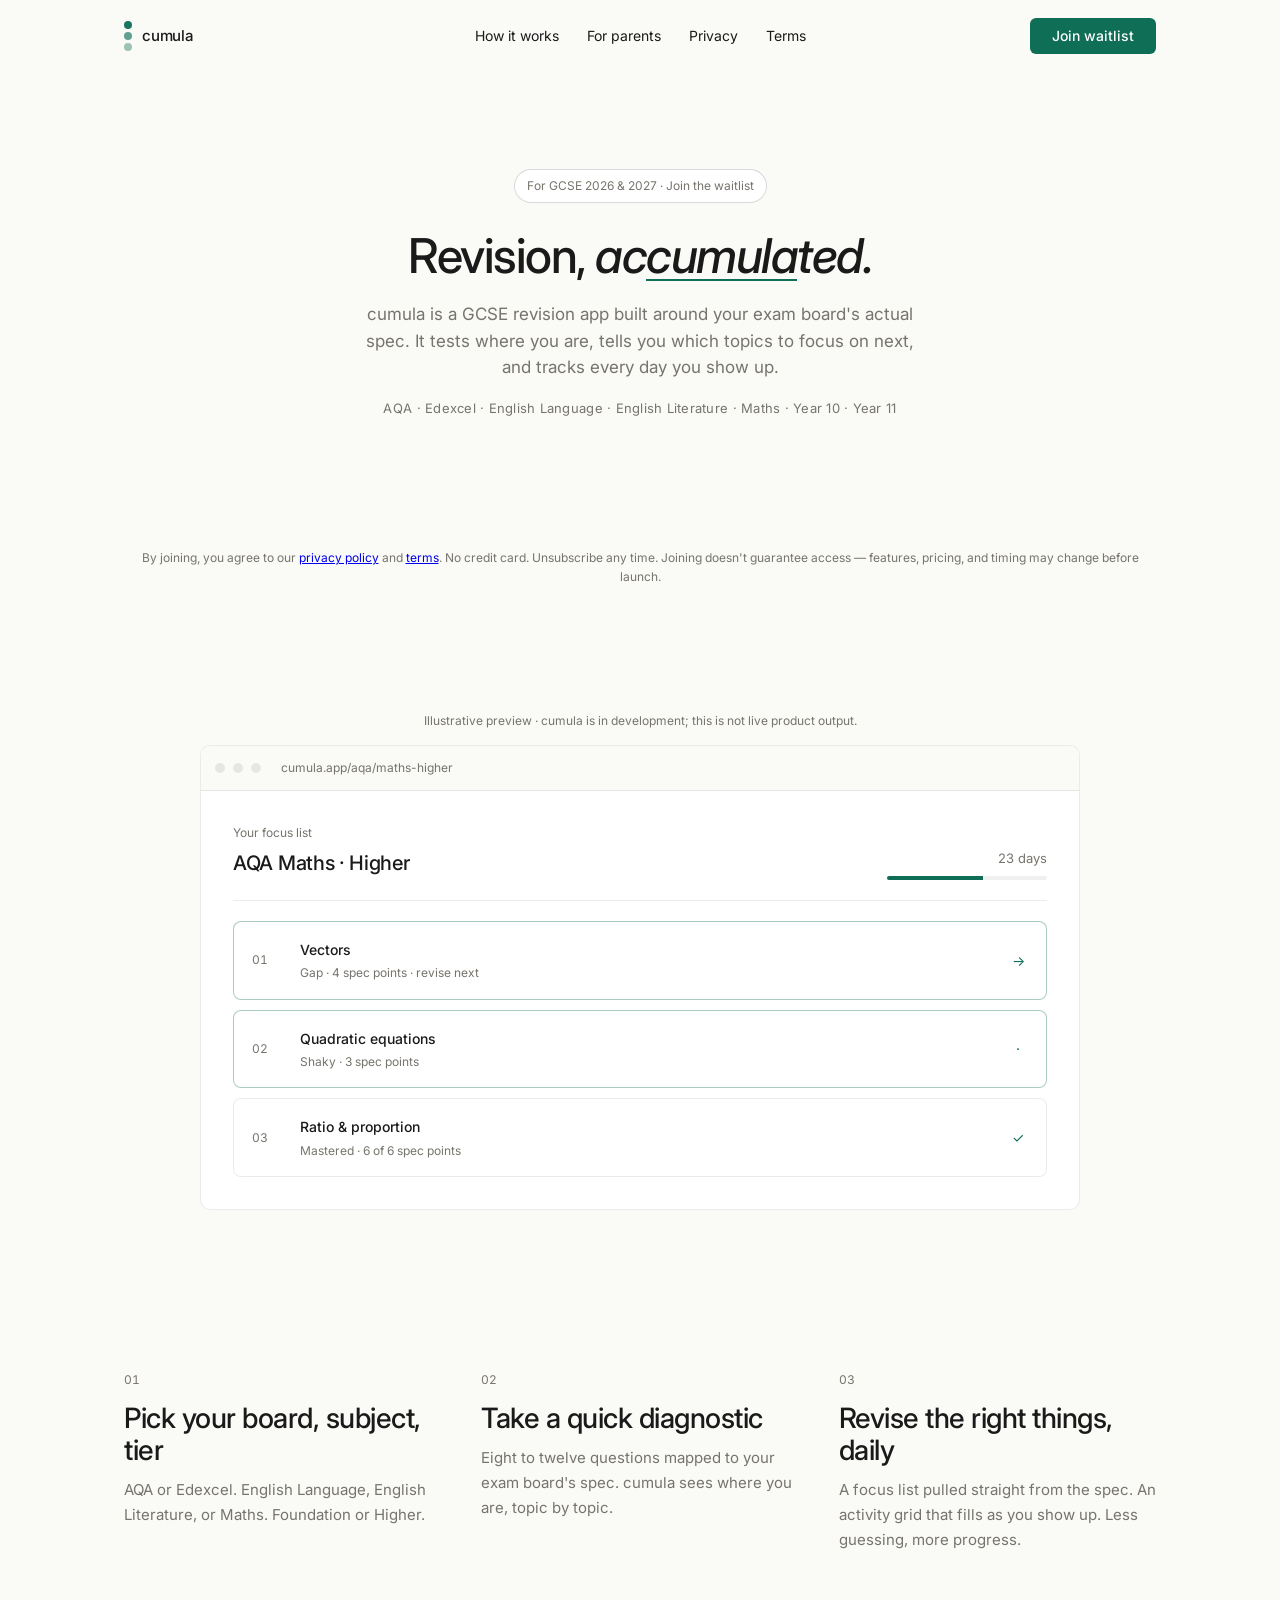
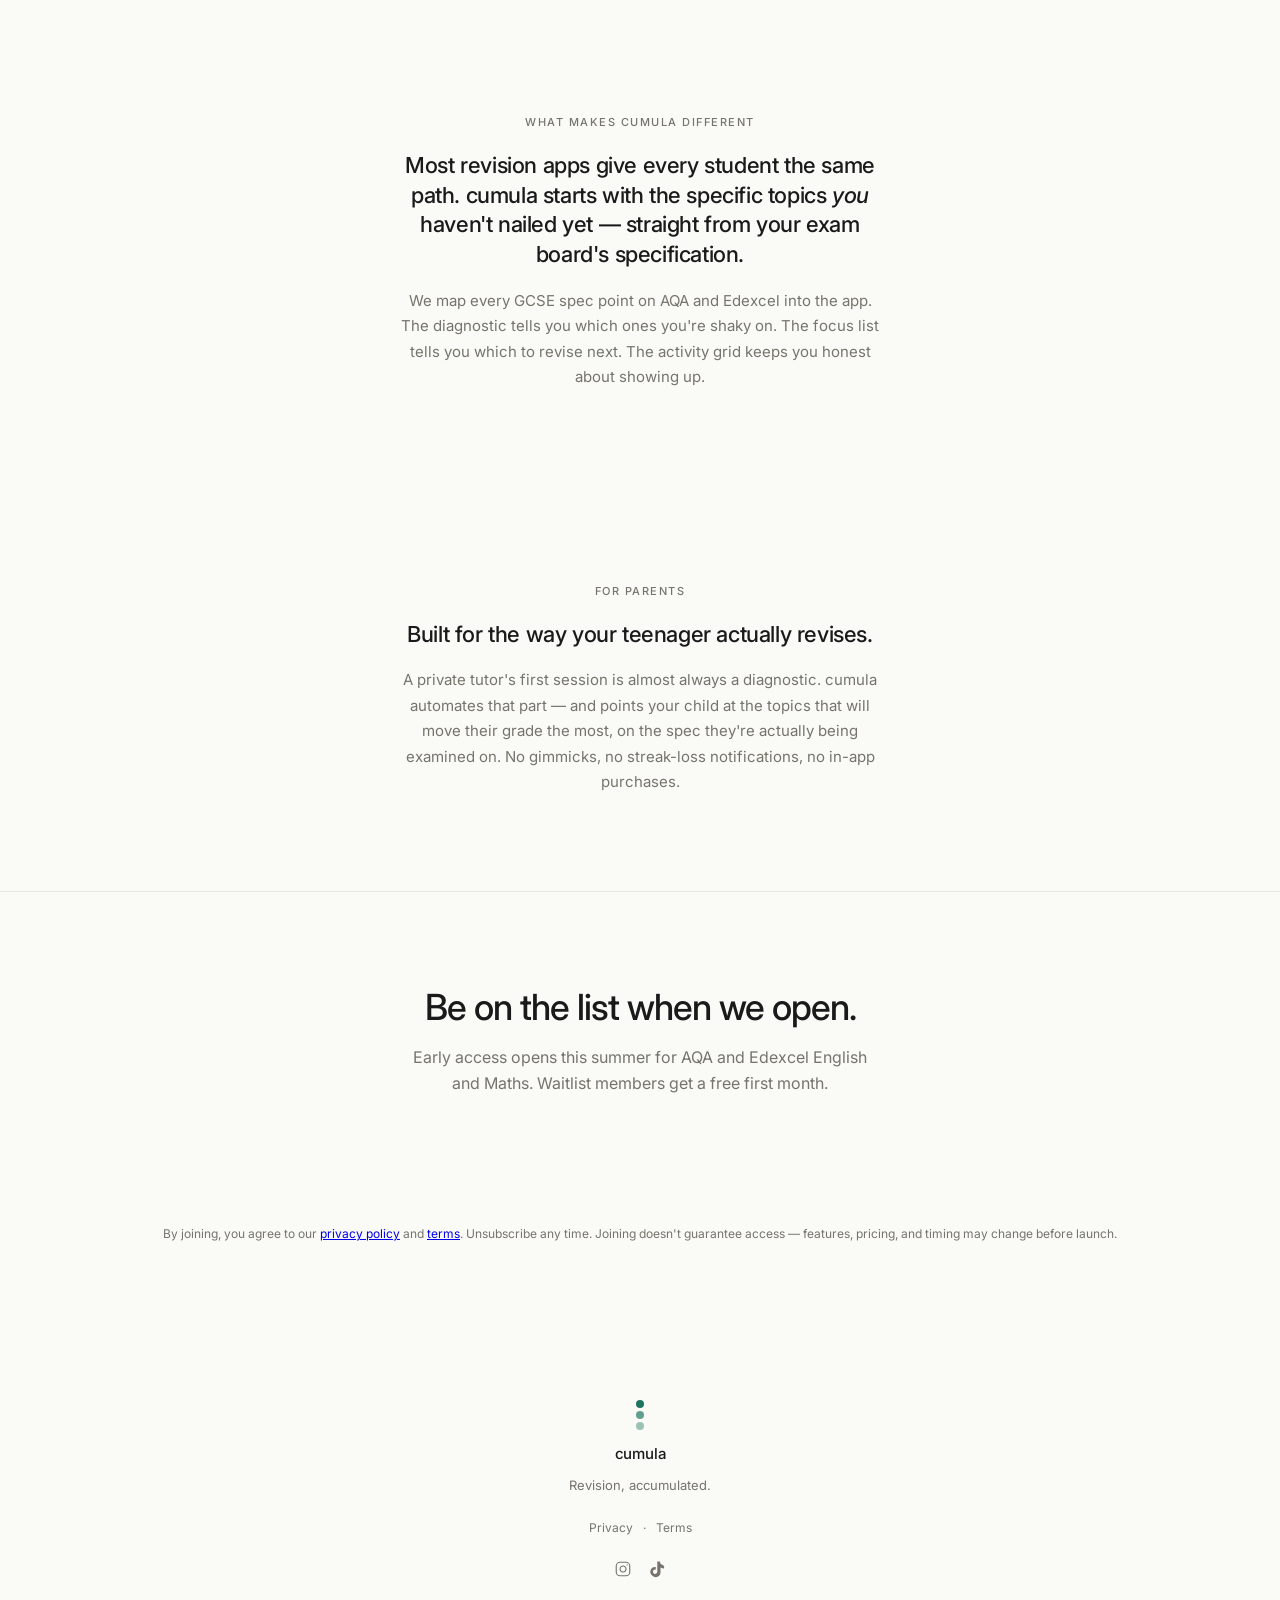
<file: index.html>
<!doctype html>
<html lang="en">
  <head>
    <meta charset="utf-8" />
    <meta name="viewport" content="width=device-width, initial-scale=1" />
    <title>cumula.</title>
    <meta
      name="description"
      content="cumula is a GCSE revision app built around your exam board's spec. It tests where you are, surfaces the topics to focus on next, and tracks every day you show up. AQA + Edexcel · English + Maths."
    />
    <link rel="preconnect" href="https://fonts.googleapis.com" />
    <link rel="preconnect" href="https://fonts.gstatic.com" crossorigin />
    <link
      href="https://fonts.googleapis.com/css2?family=Inter:ital,wght@0,400;0,500;1,500&display=swap"
      rel="stylesheet"
    />
    <link rel="stylesheet" href="styles.css" />
  </head>
  <body>
    <header class="nav">
      <div class="container nav__inner">
        <a href="#top" class="nav__brand" aria-label="cumula home">
          <span class="logo" aria-hidden="true">
            <span class="logo__dot logo__dot--1"></span>
            <span class="logo__dot logo__dot--2"></span>
            <span class="logo__dot logo__dot--3"></span>
          </span>
          <span class="nav__wordmark">cumula</span>
        </a>
        <nav class="nav__links" aria-label="Primary">
          <a href="#how">How it works</a>
          <a href="#parents">For parents</a>
          <a href="privacy.html">Privacy</a>
          <a href="terms.html">Terms</a>
        </nav>
        <a href="#waitlist" class="btn btn--primary nav__cta">Join waitlist</a>
      </div>
    </header>

    <main id="top">
      <section class="hero">
        <div class="container hero__inner">
          <span class="pill">For GCSE 2026 &amp; 2027 · Join the waitlist</span>
          <h1 class="hero__headline">Revision, <em>ac<strong>cumula</strong>ted.</em></h1>
          <p class="hero__subhead">
            cumula is a GCSE revision app built around your exam board's
            actual spec. It tests where you are, tells you which topics to
            focus on next, and tracks every day you show up.
          </p>
          <p class="hero__chips">
            AQA · Edexcel · English Language · English Literature · Maths · Year 10 · Year 11
          </p>
          <div class="eo-form">
            <script async src="https://eomail5.com/form/2ab09552-462c-11f1-b7c4-cf2f3be645a0.js" data-form="2ab09552-462c-11f1-b7c4-cf2f3be645a0"></script>
          </div>
          <p class="micro">
            By joining, you agree to our <a href="privacy.html">privacy policy</a> and <a href="terms.html">terms</a>. No credit card. Unsubscribe any time. Joining doesn't guarantee access — features, pricing, and timing may change before launch.
          </p>
        </div>
      </section>

      <section class="preview">
        <div class="container">
          <p class="preview__caption">Illustrative preview · cumula is in development; this is not live product output.</p>
          <div class="window" role="img" aria-label="Illustrative mockup of the cumula focus map and activity map for AQA Maths Higher — not a live product capture">
            <div class="window__chrome">
              <span class="window__dot"></span>
              <span class="window__dot"></span>
              <span class="window__dot"></span>
              <span class="window__url">cumula.app/aqa/maths-higher</span>
            </div>
            <div class="window__body">
              <div class="curriculum">
                <div class="curriculum__head">
                  <div>
                    <p class="curriculum__eyebrow">Your focus list</p>
                    <h3 class="curriculum__title">AQA Maths · Higher</h3>
                  </div>
                  <div class="curriculum__progress">
                    <span class="curriculum__pct">23 days</span>
                    <span class="curriculum__bar"><span style="width: 60%"></span></span>
                  </div>
                </div>
                <ul class="modules">
                  <li class="module module--active">
                    <span class="module__index">01</span>
                    <div class="module__body">
                      <p class="module__title">Vectors</p>
                      <p class="module__meta">Gap · 4 spec points · revise next</p>
                    </div>
                    <span class="module__status">→</span>
                  </li>
                  <li class="module module--active">
                    <span class="module__index">02</span>
                    <div class="module__body">
                      <p class="module__title">Quadratic equations</p>
                      <p class="module__meta">Shaky · 3 spec points</p>
                    </div>
                    <span class="module__status">·</span>
                  </li>
                  <li class="module module--complete">
                    <span class="module__index">03</span>
                    <div class="module__body">
                      <p class="module__title">Ratio &amp; proportion</p>
                      <p class="module__meta">Mastered · 6 of 6 spec points</p>
                    </div>
                    <span class="module__status">✓</span>
                  </li>
                </ul>
              </div>
            </div>
          </div>
        </div>
      </section>

      <section class="how" id="how">
        <div class="container">
          <div class="steps">
            <article class="step">
              <p class="step__index">01</p>
              <h2 class="step__title">Pick your board, subject, tier</h2>
              <p class="step__body">
                AQA or Edexcel. English Language, English Literature, or
                Maths. Foundation or Higher.
              </p>
            </article>
            <article class="step">
              <p class="step__index">02</p>
              <h2 class="step__title">Take a quick diagnostic</h2>
              <p class="step__body">
                Eight to twelve questions mapped to your exam board's spec.
                cumula sees where you are, topic by topic.
              </p>
            </article>
            <article class="step">
              <p class="step__index">03</p>
              <h2 class="step__title">Revise the right things, daily</h2>
              <p class="step__body">
                A focus list pulled straight from the spec. An activity grid
                that fills as you show up. Less guessing, more progress.
              </p>
            </article>
          </div>
        </div>
      </section>

      <section class="differentiator">
        <div class="container differentiator__inner">
          <p class="eyebrow">What makes cumula different</p>
          <p class="differentiator__lead">
            Most revision apps give every student the same path. cumula
            starts with the specific topics <em>you</em> haven't nailed yet —
            straight from your exam board's specification.
          </p>
          <p class="differentiator__body">
            We map every GCSE spec point on AQA and Edexcel into the app.
            The diagnostic tells you which ones you're shaky on. The focus
            list tells you which to revise next. The activity grid keeps
            you honest about showing up.
          </p>
        </div>
      </section>

      <section class="differentiator" id="parents">
        <div class="container differentiator__inner">
          <p class="eyebrow">For parents</p>
          <p class="differentiator__lead">
            Built for the way your teenager actually revises.
          </p>
          <p class="differentiator__body">
            A private tutor's first session is almost always a diagnostic.
            cumula automates that part — and points your child at the
            topics that will move their grade the most, on the spec they're
            actually being examined on. No gimmicks, no streak-loss
            notifications, no in-app purchases.
          </p>
        </div>
      </section>

      <section class="footer-cta" id="waitlist">
        <div class="container footer-cta__inner">
          <h2 class="footer-cta__headline">Be on the list when we open.</h2>
          <p class="footer-cta__subhead">
            Early access opens this summer for AQA and Edexcel English and
            Maths. Waitlist members get a free first month.
          </p>
          <div class="eo-form">
            <script async src="https://eomail5.com/form/2ab09552-462c-11f1-b7c4-cf2f3be645a0.js" data-form="2ab09552-462c-11f1-b7c4-cf2f3be645a0"></script>
          </div>
          <p class="micro">
            By joining, you agree to our <a href="privacy.html">privacy policy</a> and <a href="terms.html">terms</a>. Unsubscribe any time. Joining doesn't guarantee access — features, pricing, and timing may change before launch.
          </p>
        </div>
      </section>
    </main>

    <footer class="footer">
      <div class="container footer__inner">
        <span class="logo" aria-hidden="true">
          <span class="logo__dot logo__dot--1"></span>
          <span class="logo__dot logo__dot--2"></span>
          <span class="logo__dot logo__dot--3"></span>
        </span>
        <span class="footer__wordmark">cumula</span>
        <span class="footer__tagline">Revision, accumulated.</span>
        <nav class="footer__legal" aria-label="Legal">
          <a href="privacy.html">Privacy</a>
          <span aria-hidden="true">·</span>
          <a href="terms.html">Terms</a>
        </nav>
        <nav class="footer__social" aria-label="Social">
          <a href="https://www.instagram.com/cumula.app/" target="_blank" rel="noopener noreferrer" aria-label="cumula on Instagram">
            <svg viewBox="0 0 24 24" fill="none" stroke="currentColor" stroke-width="1.5" stroke-linecap="round" stroke-linejoin="round" aria-hidden="true">
              <rect x="3" y="3" width="18" height="18" rx="5" ry="5"/>
              <path d="M16 11.37A4 4 0 1 1 12.63 8 4 4 0 0 1 16 11.37z"/>
              <line x1="17.5" y1="6.5" x2="17.51" y2="6.5"/>
            </svg>
          </a>
          <a href="https://www.tiktok.com/@cumula.app" target="_blank" rel="noopener noreferrer" aria-label="cumula on TikTok">
            <svg viewBox="0 0 24 24" fill="currentColor" aria-hidden="true">
              <path d="M19.59 6.69a4.83 4.83 0 0 1-3.77-4.25V2h-3.45v13.67a2.89 2.89 0 0 1-5.2 1.74 2.89 2.89 0 0 1 2.31-4.64 2.93 2.93 0 0 1 .88.13V9.4a6.84 6.84 0 0 0-1-.05A6.33 6.33 0 0 0 5.83 20.87a6.34 6.34 0 0 0 10.86-4.43V9.97a8.16 8.16 0 0 0 4.77 1.52V8.04a4.85 4.85 0 0 1-1.87-1.35z"/>
            </svg>
          </a>
        </nav>
      </div>
    </footer>

  </body>
</html>
</file>
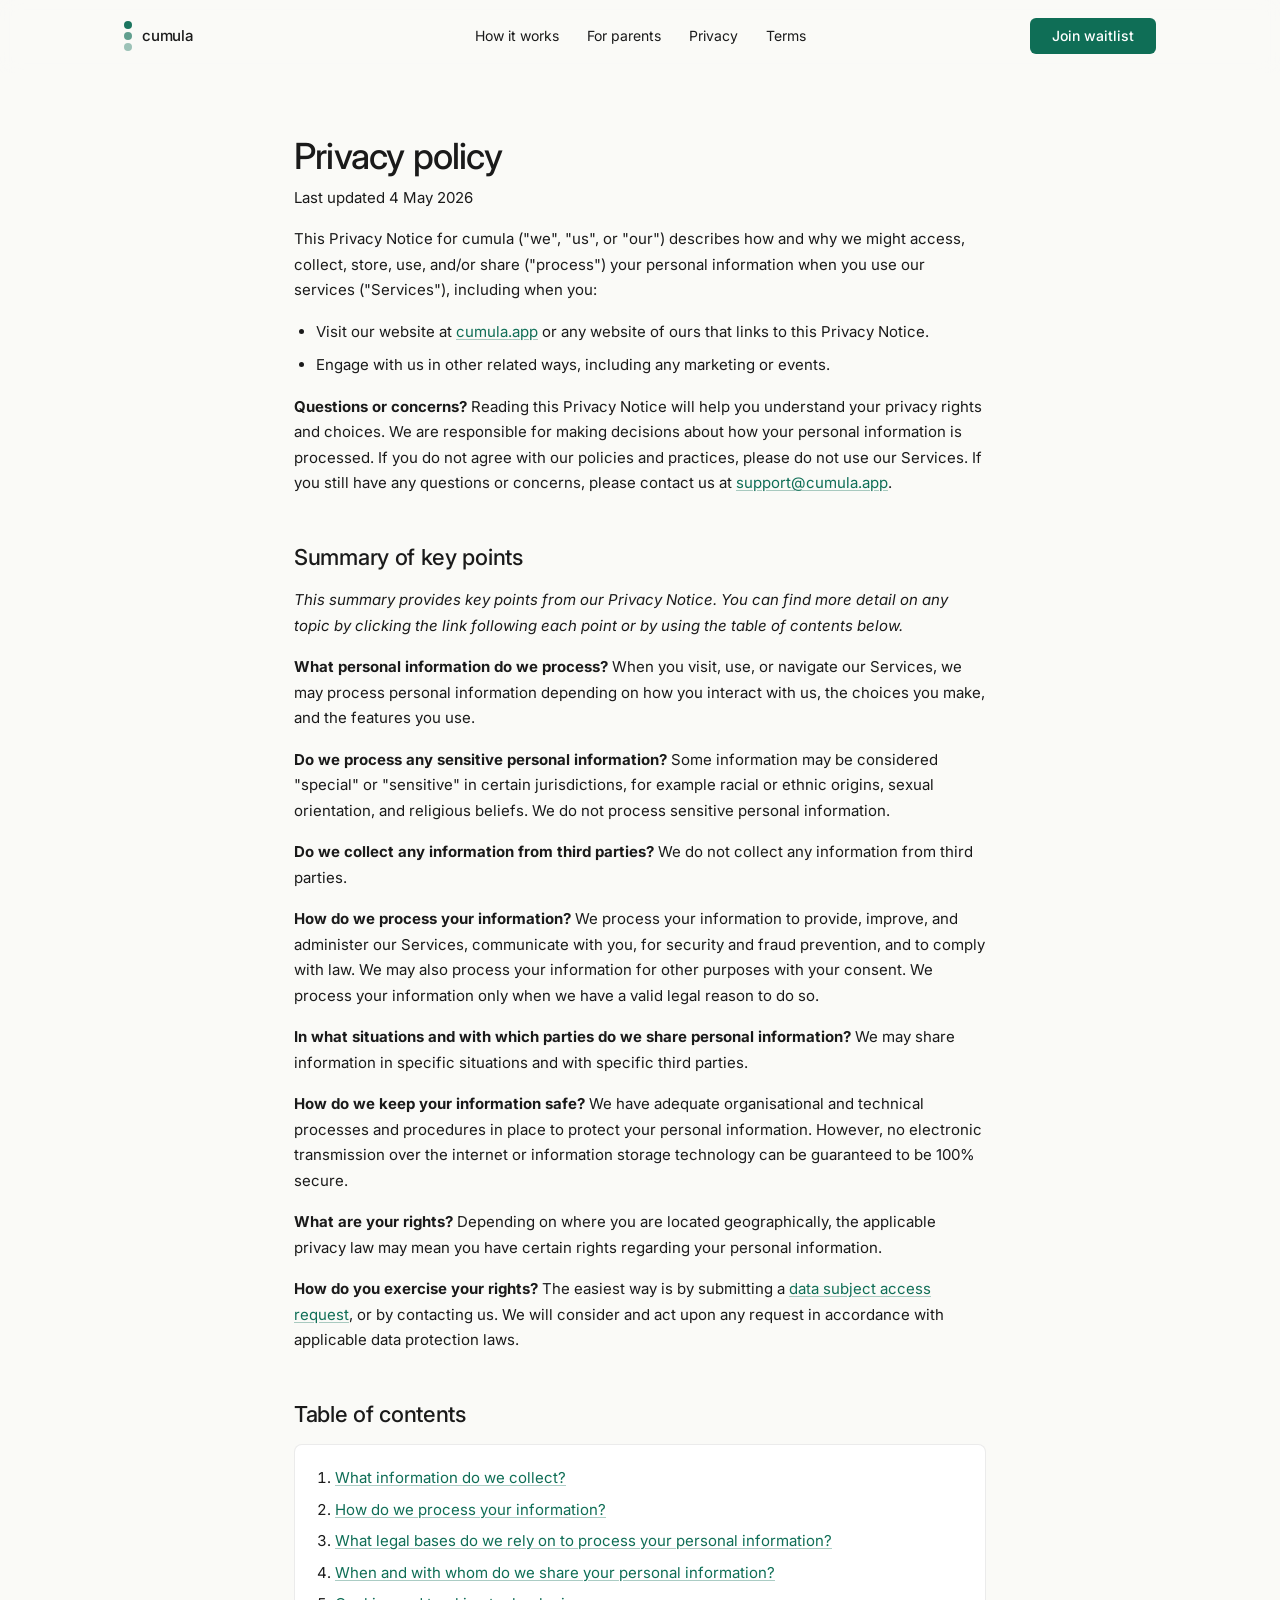
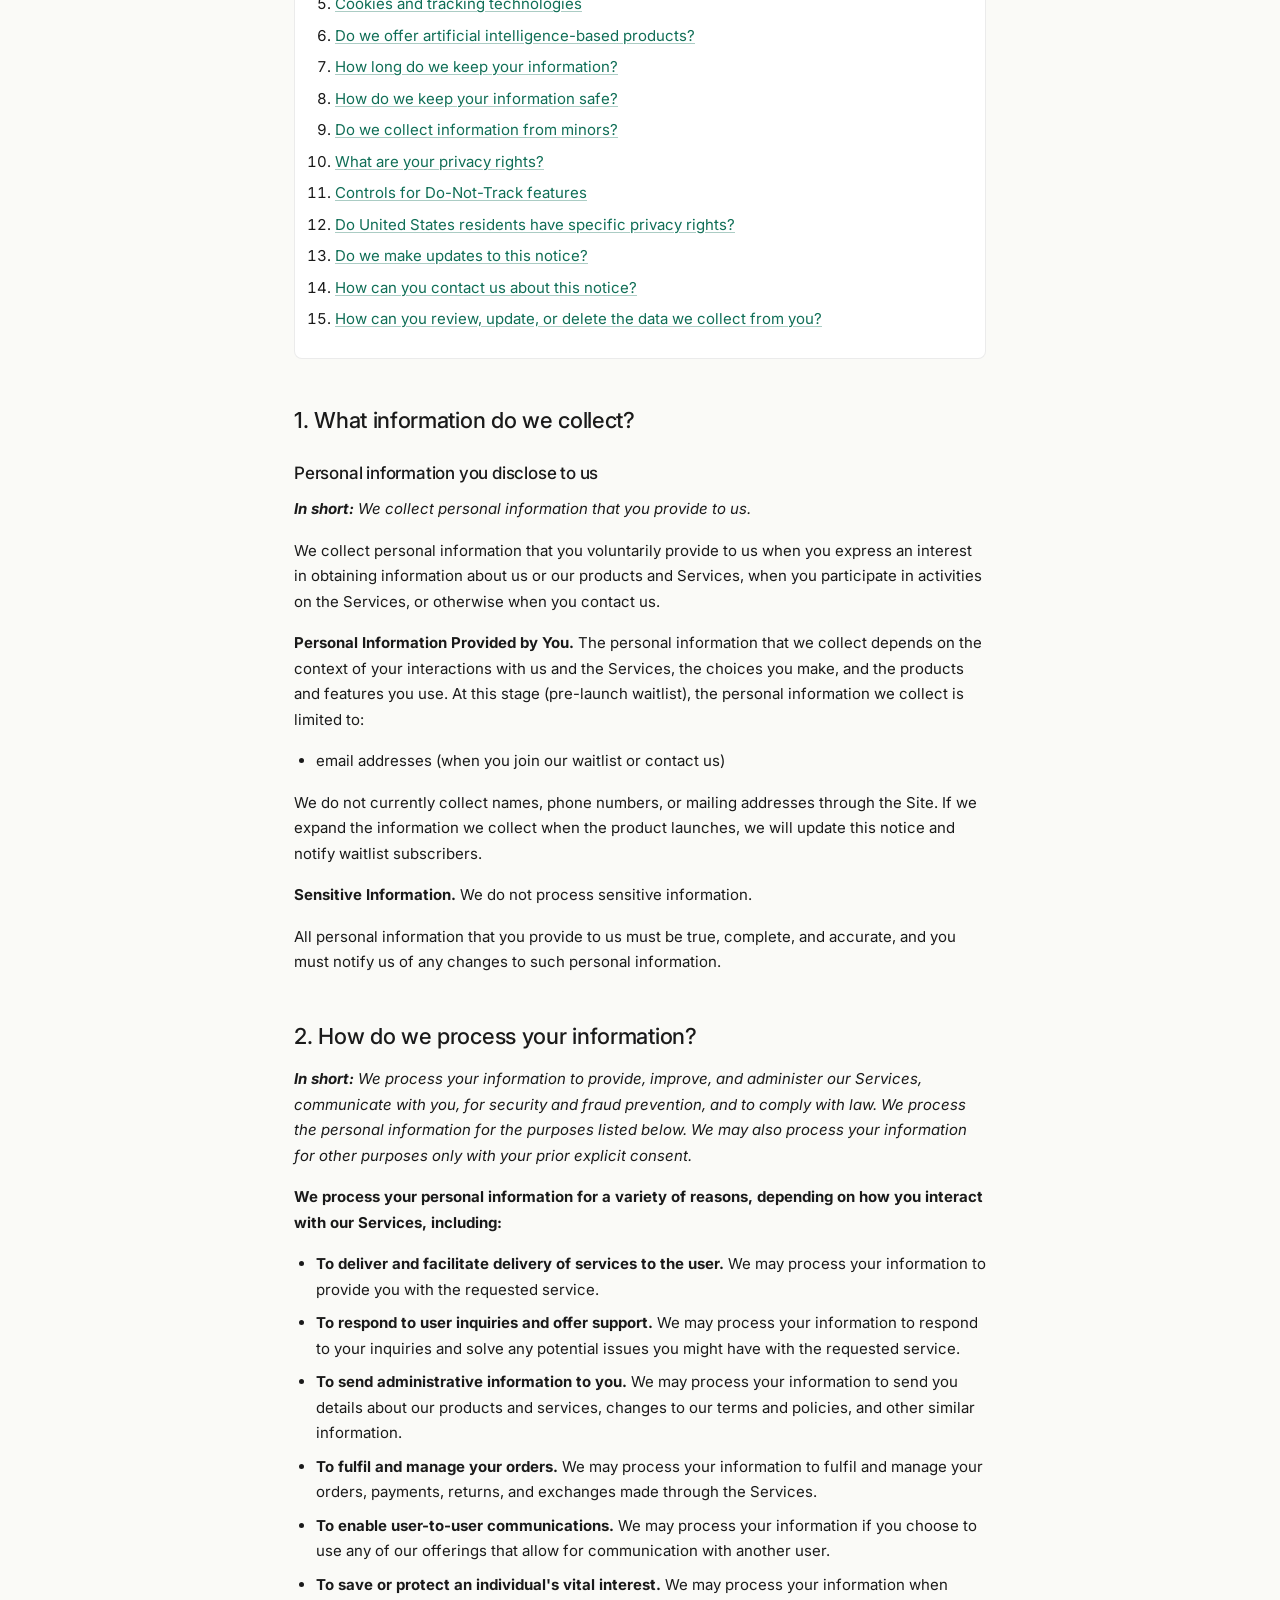
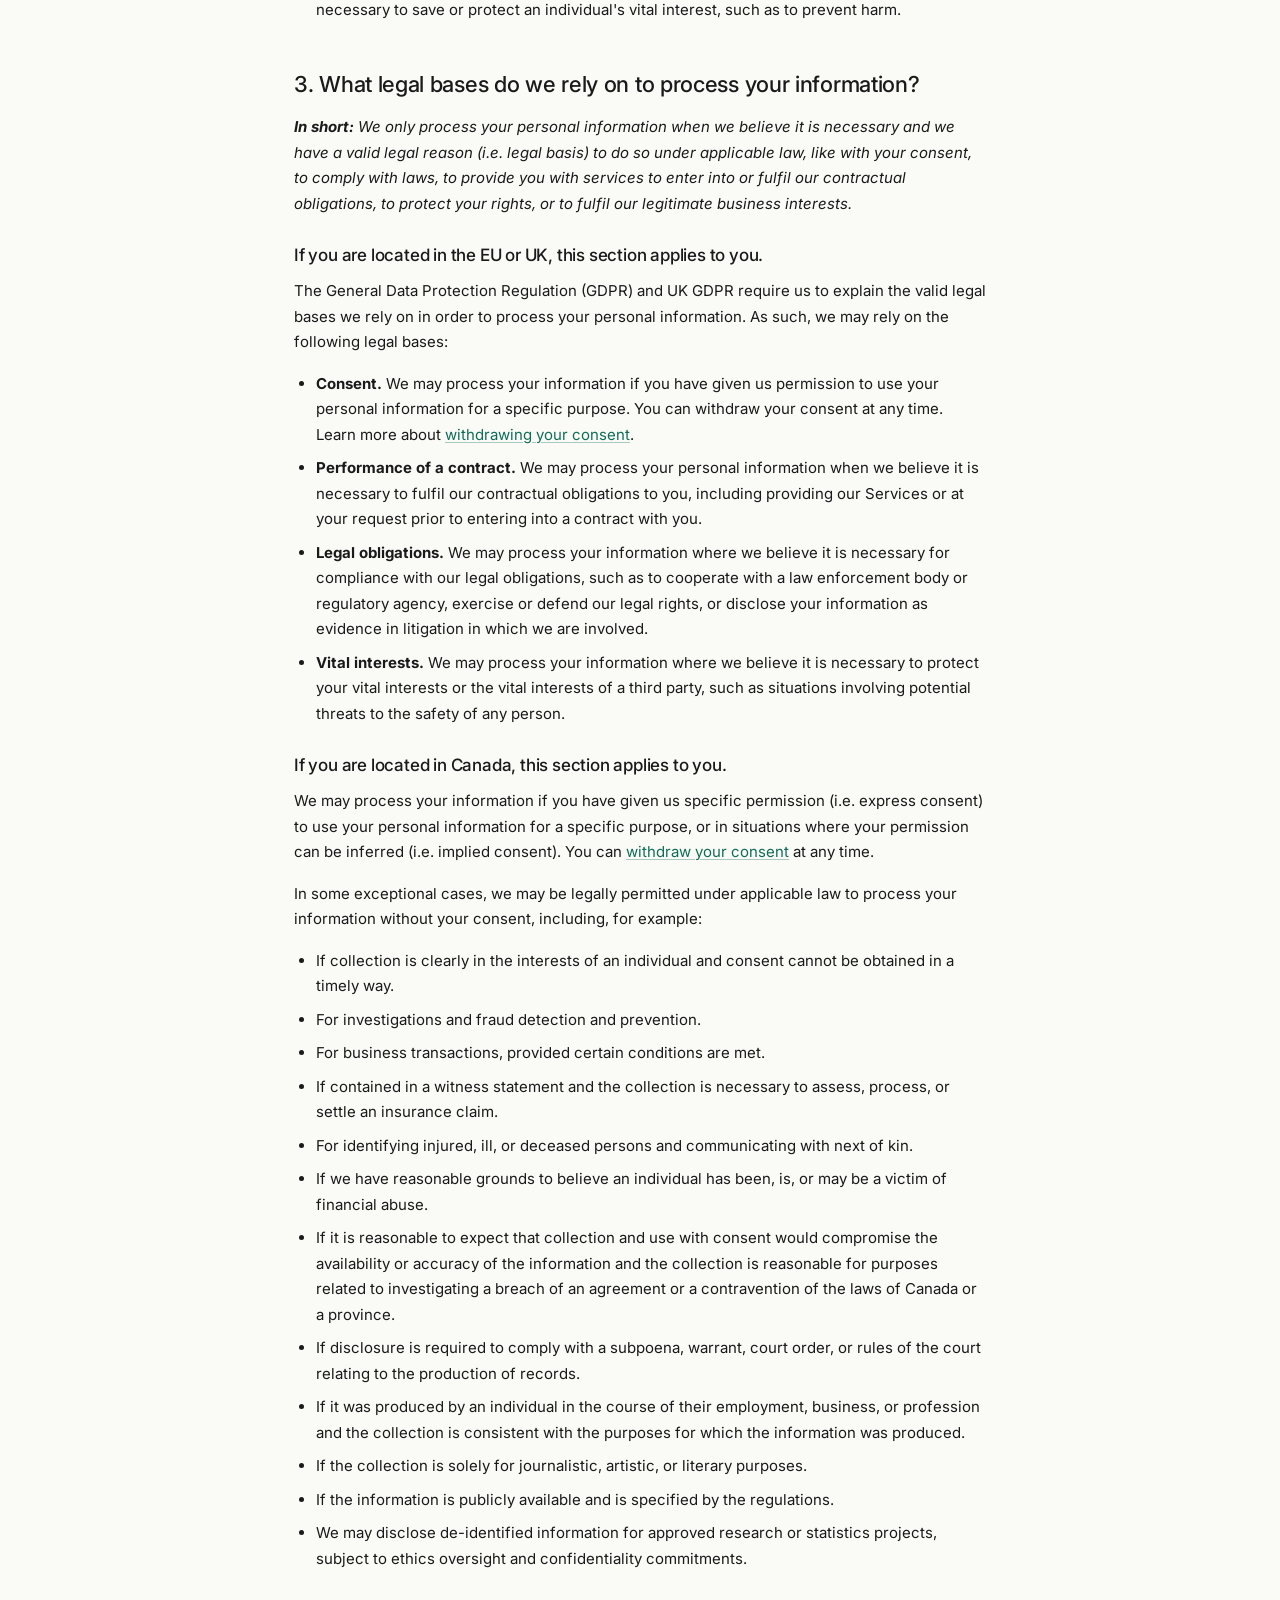
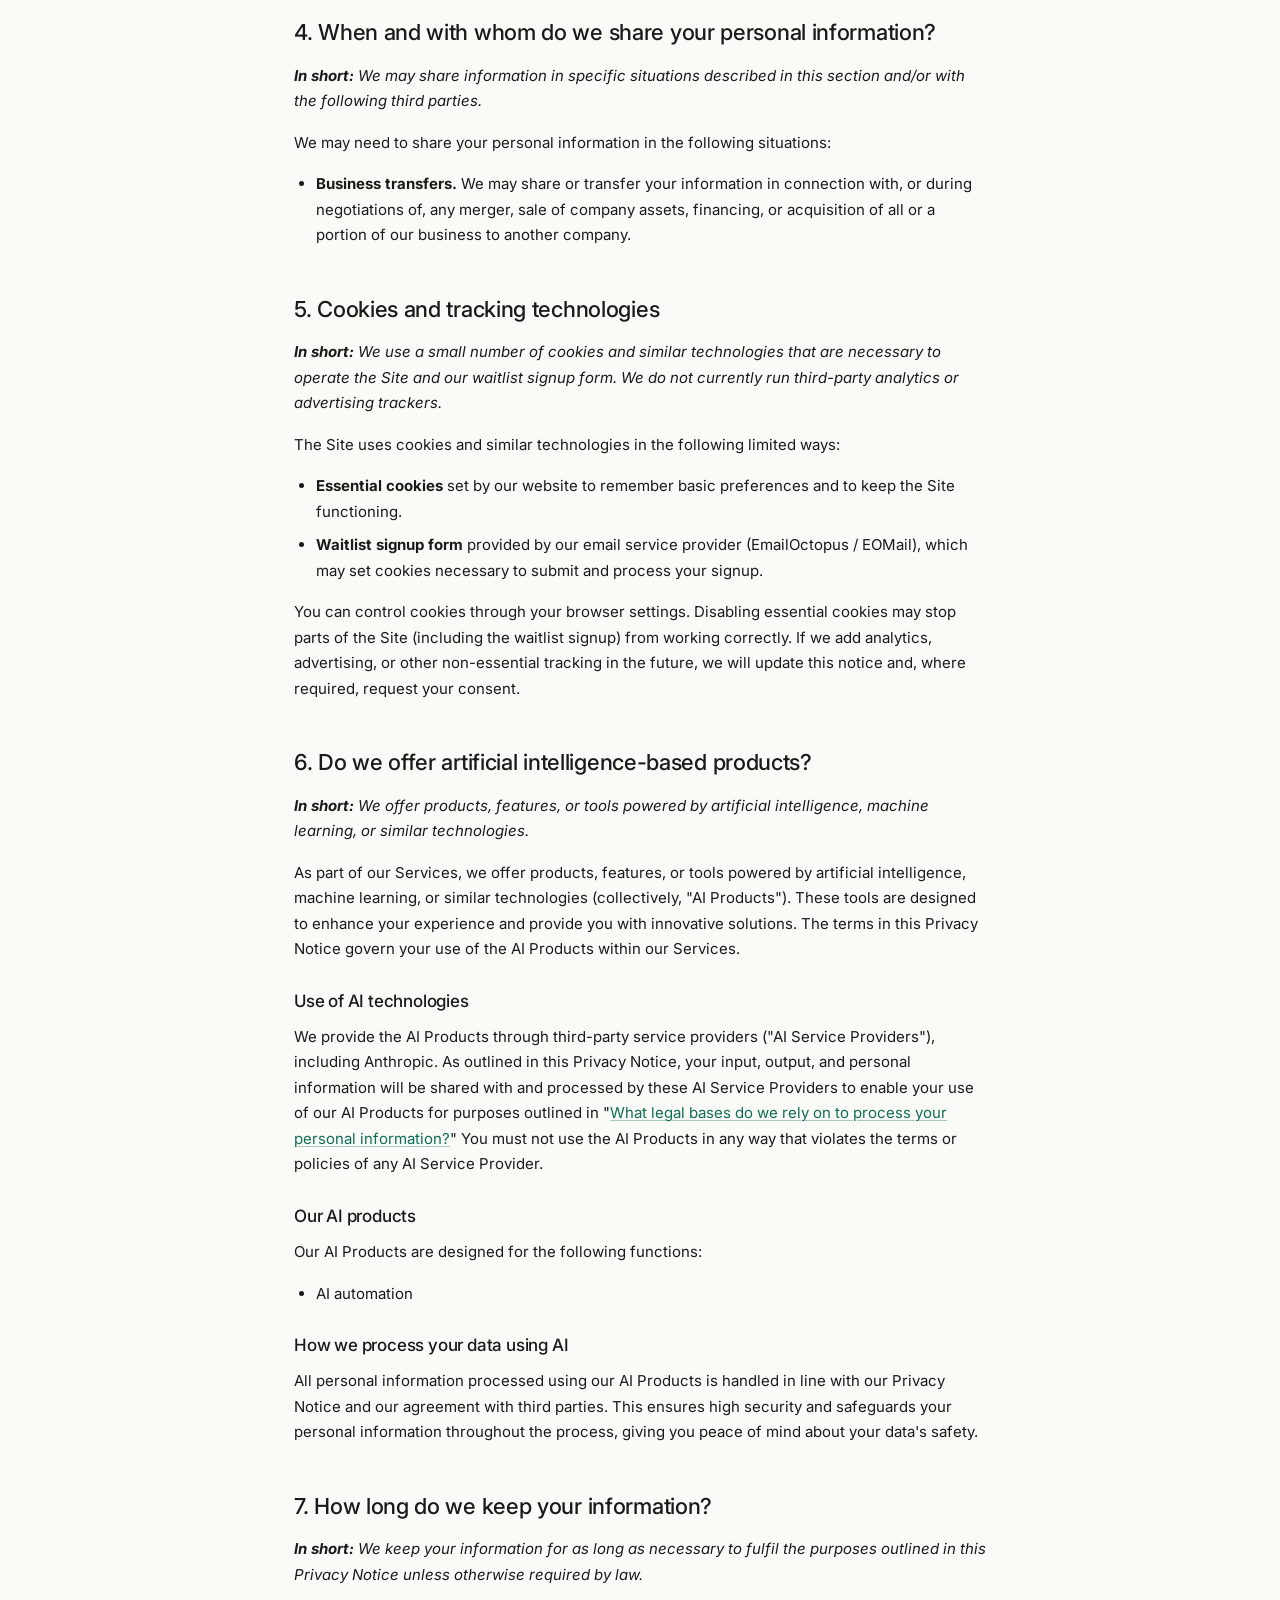
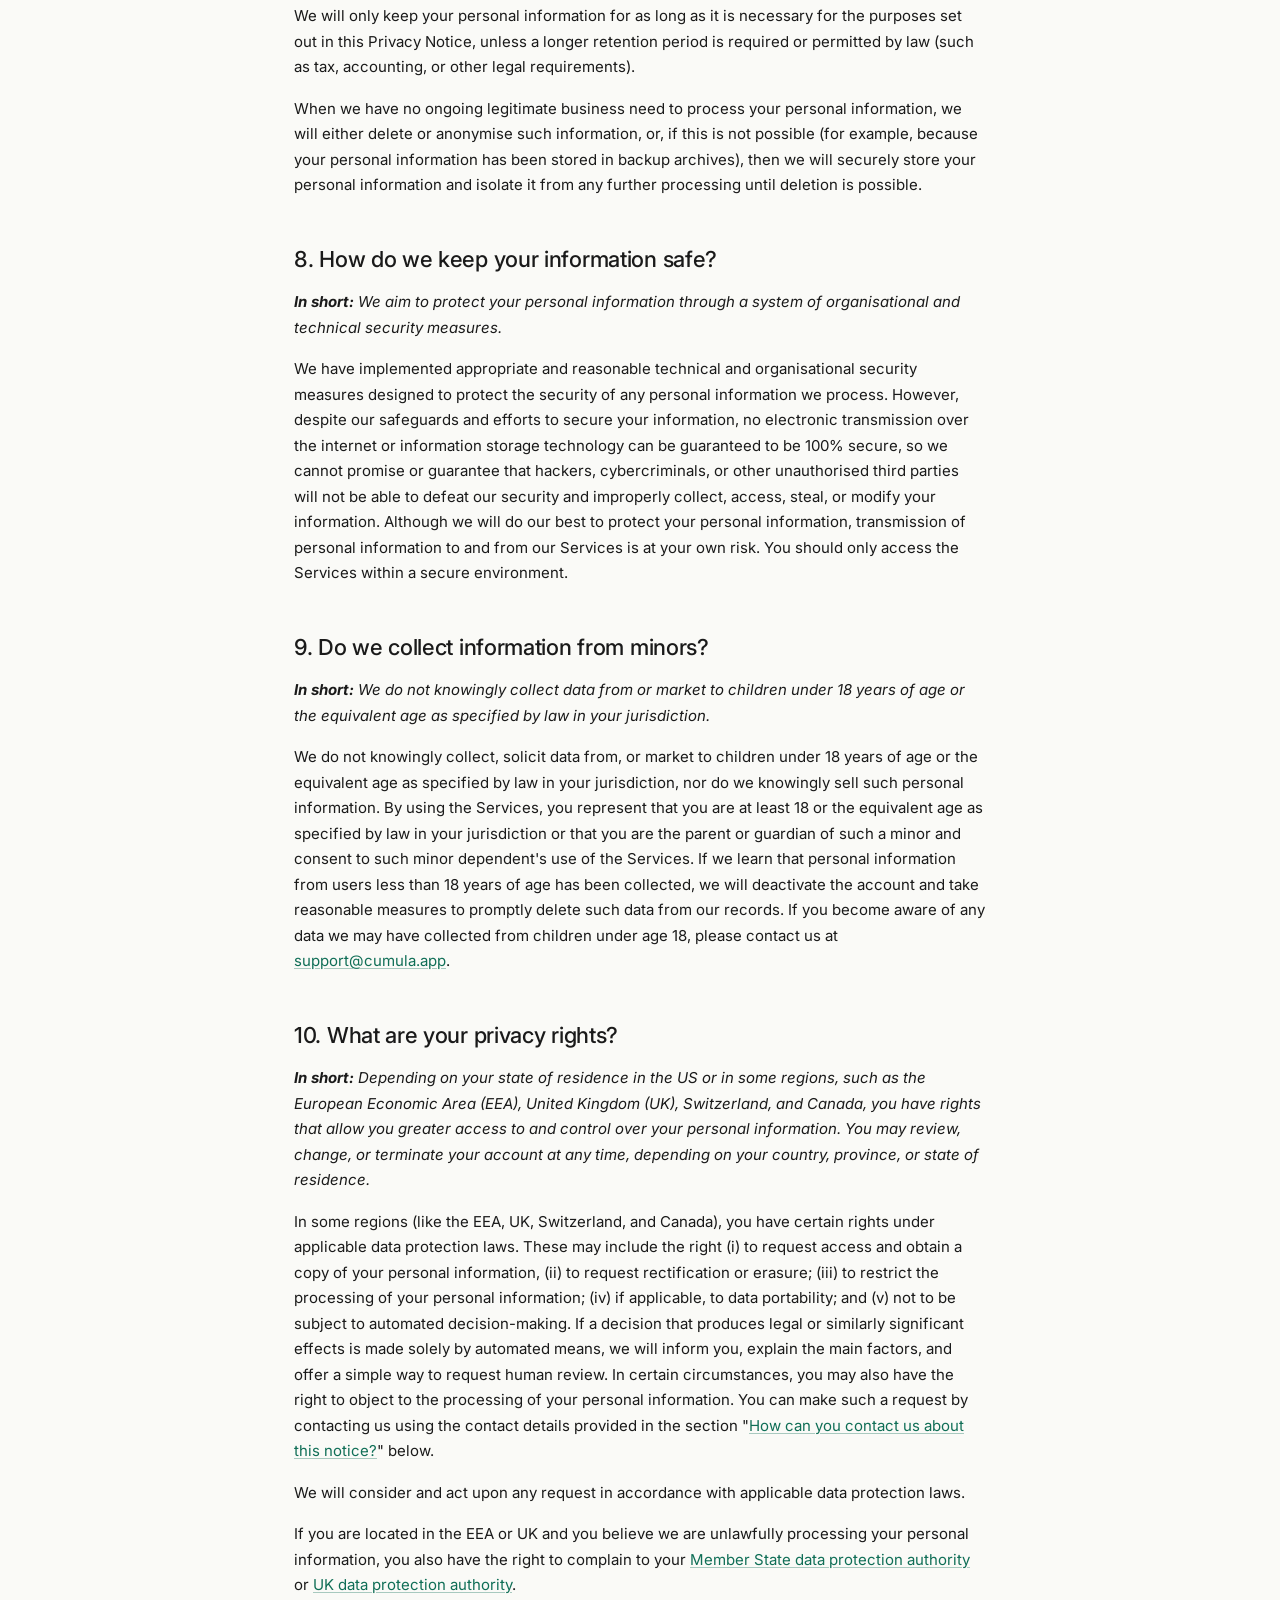
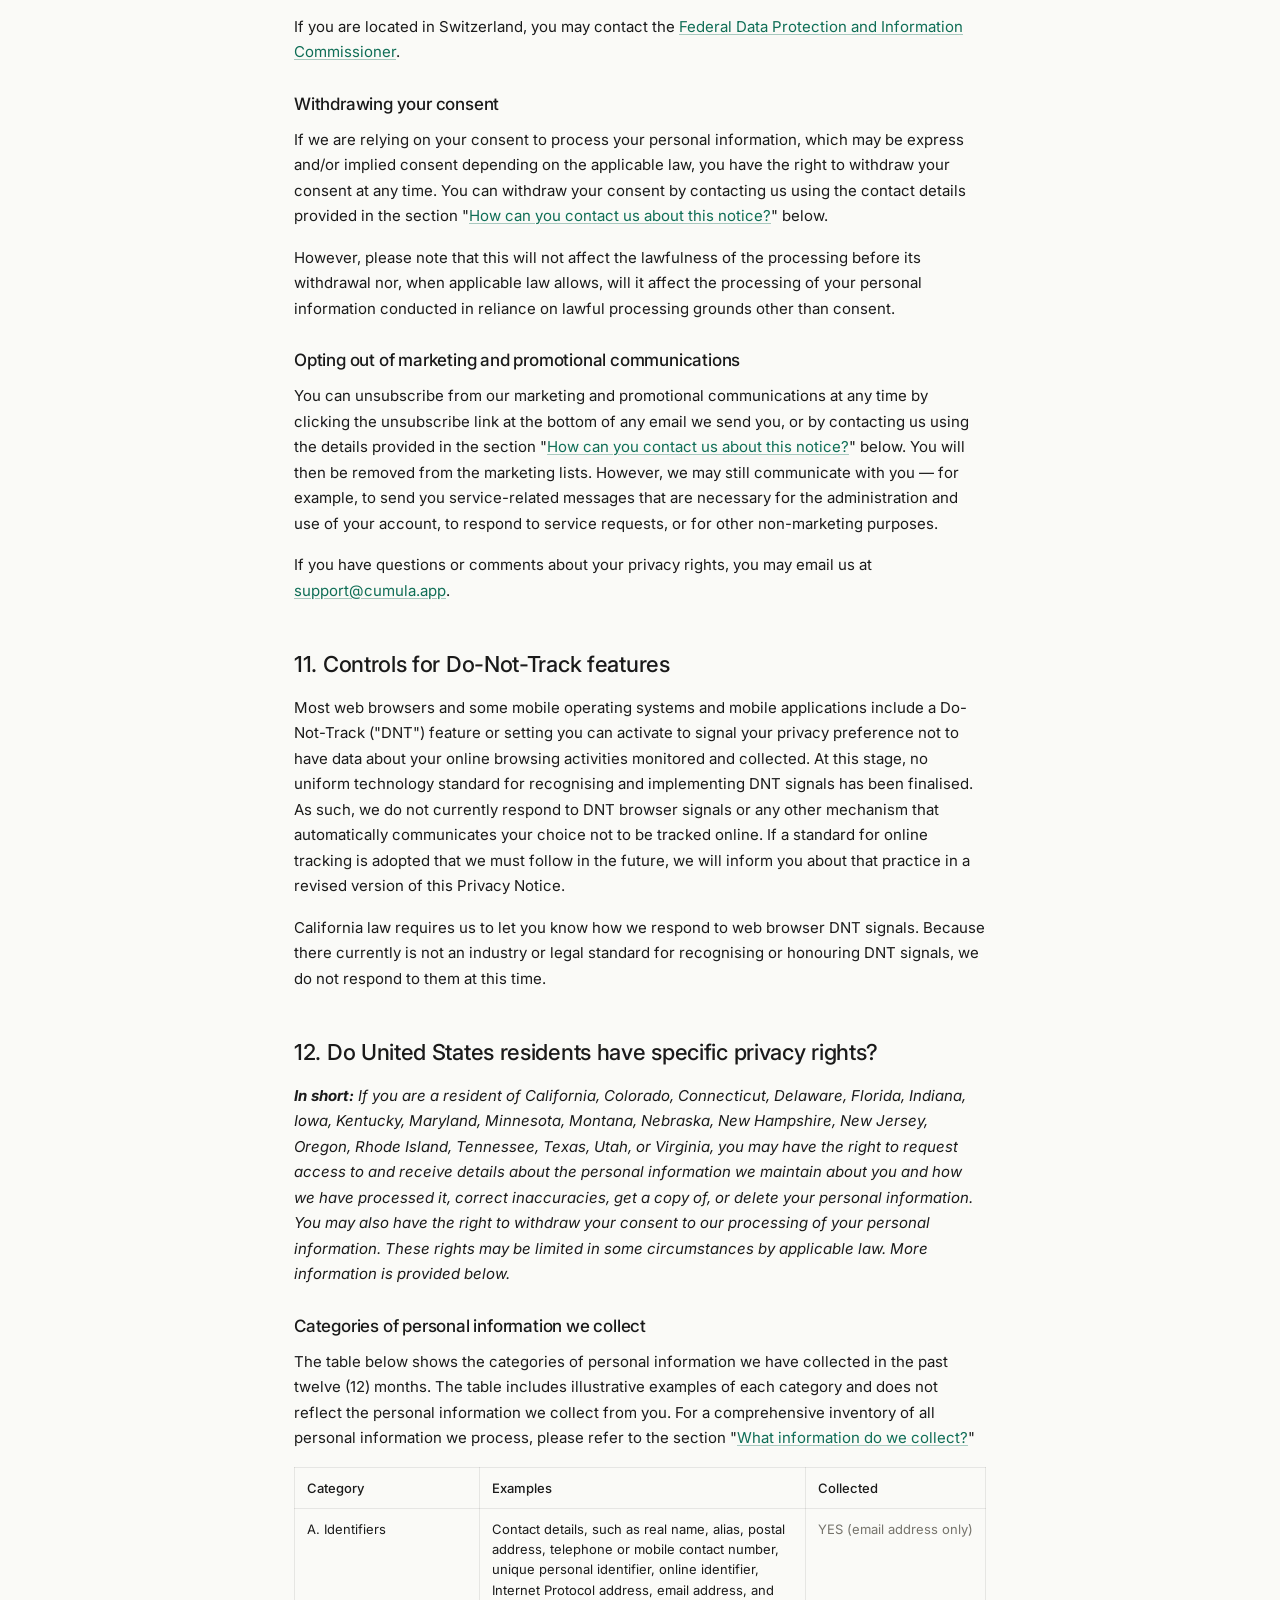
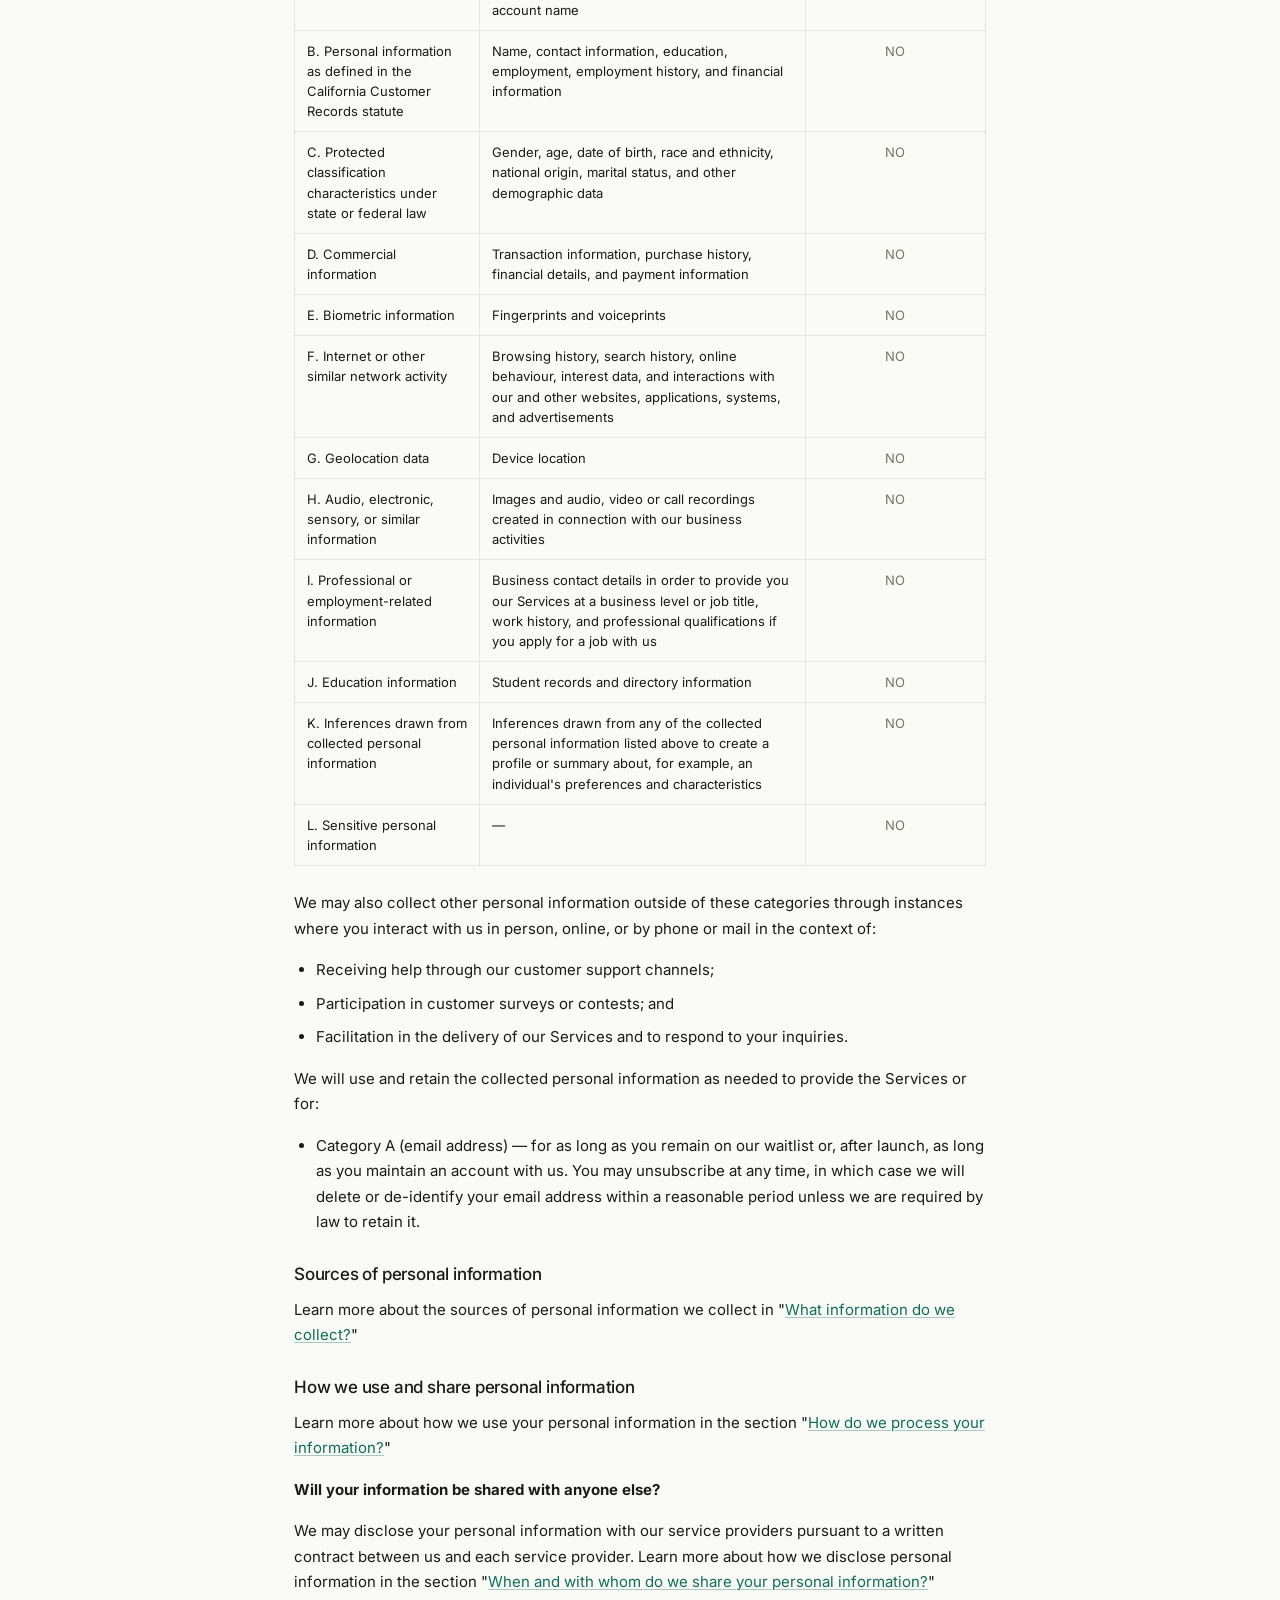
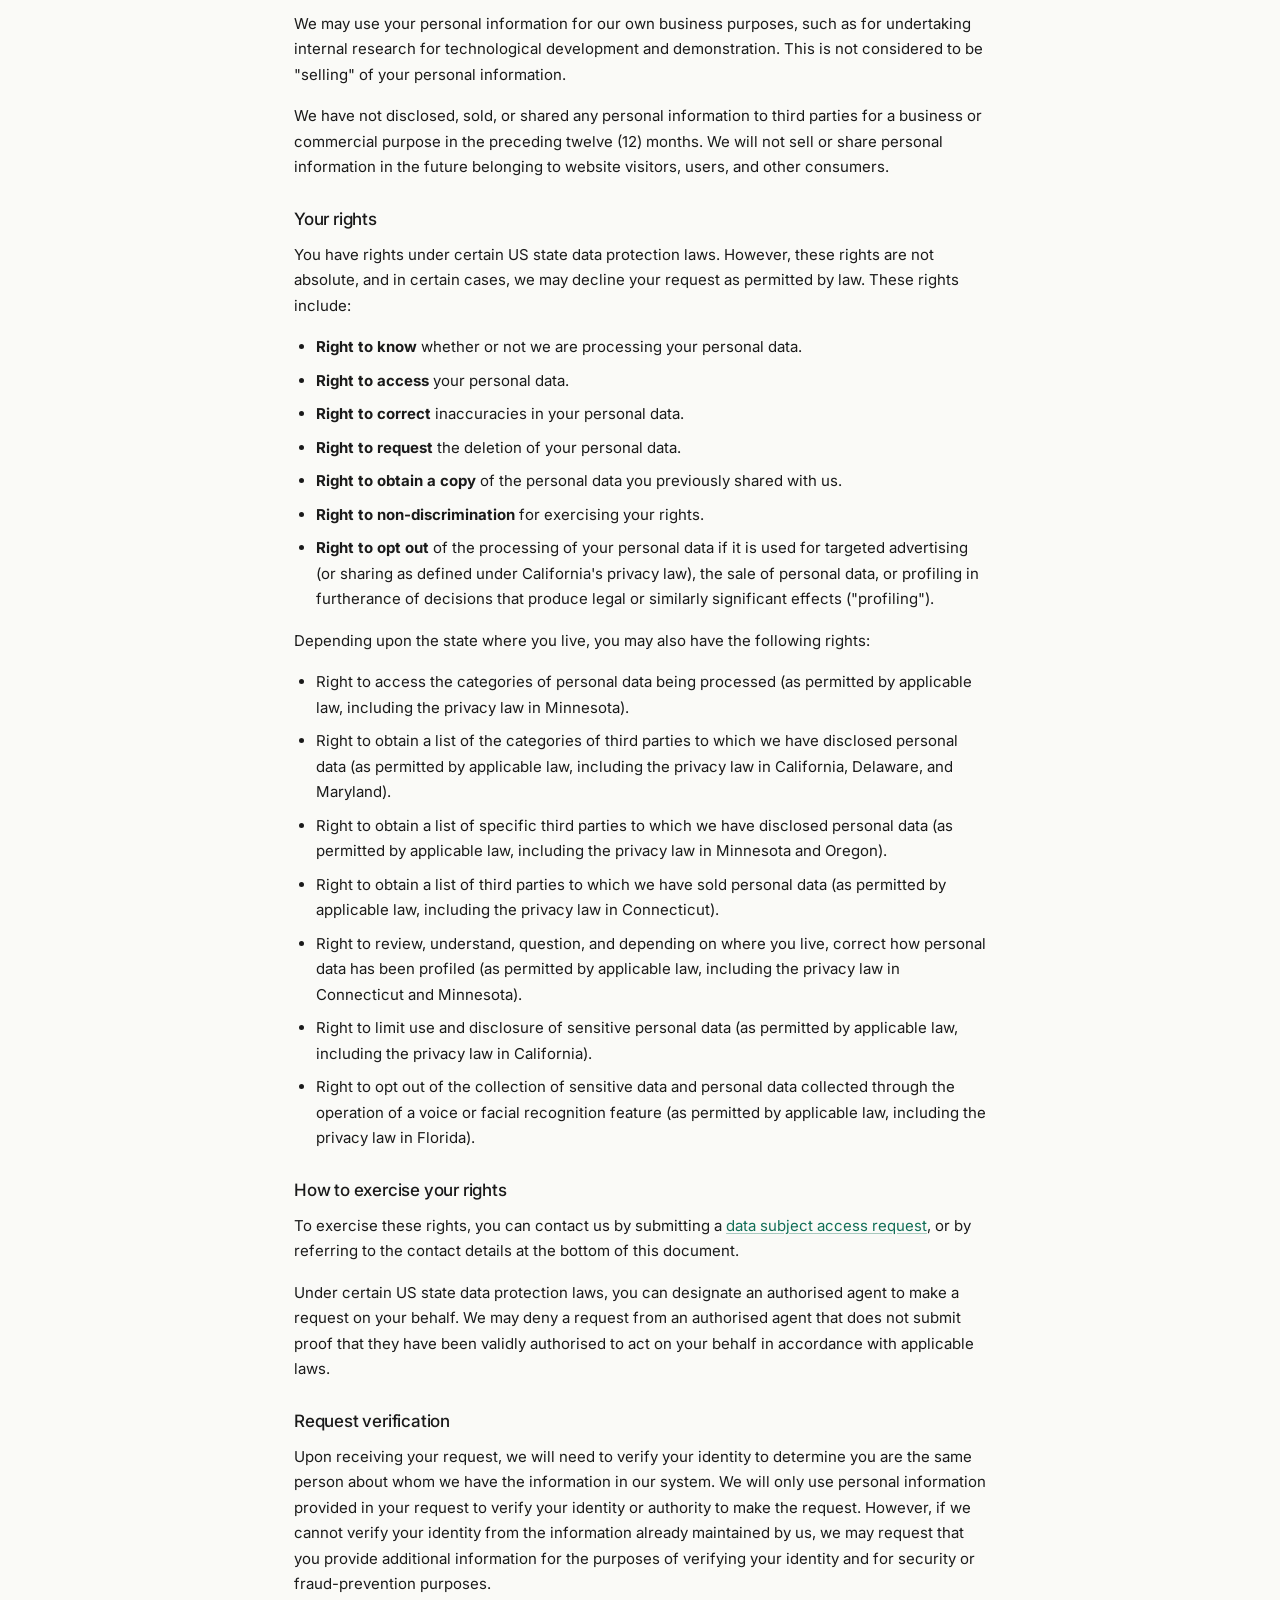
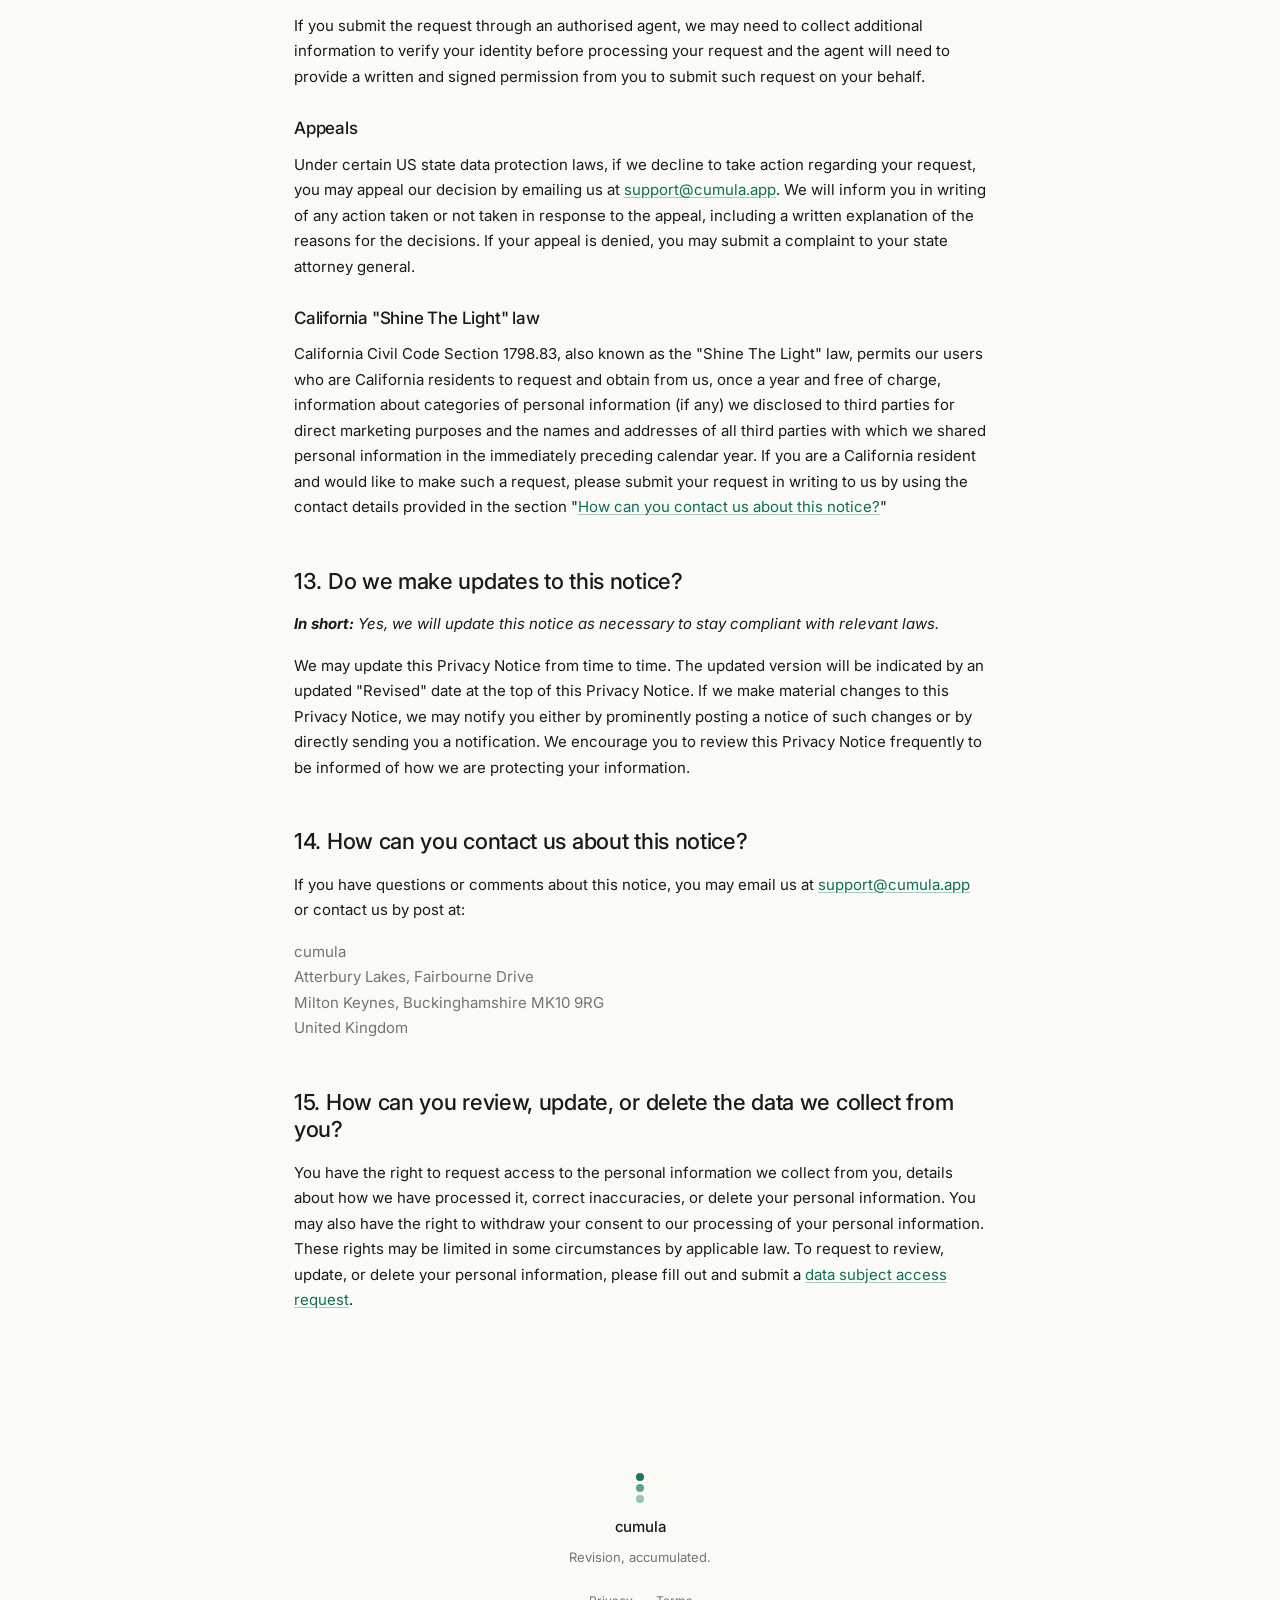
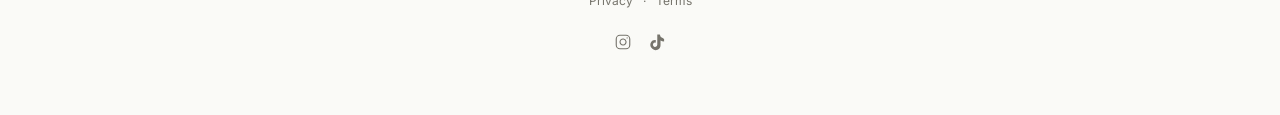
<file: privacy.html>
<!doctype html>
<html lang="en">
  <head>
    <meta charset="utf-8" />
    <meta name="viewport" content="width=device-width, initial-scale=1" />
    <title>Privacy policy — cumula</title>
    <meta name="description" content="How cumula collects, uses, and protects your personal information." />
    <link rel="preconnect" href="https://fonts.googleapis.com" />
    <link rel="preconnect" href="https://fonts.gstatic.com" crossorigin />
    <link
      href="https://fonts.googleapis.com/css2?family=Inter:ital,wght@0,400;0,500;1,500&display=swap"
      rel="stylesheet"
    />
    <link rel="stylesheet" href="styles.css" />
  </head>
  <body>
    <header class="nav">
      <div class="container nav__inner">
        <a href="index.html" class="nav__brand" aria-label="cumula home">
          <span class="logo" aria-hidden="true">
            <span class="logo__dot logo__dot--1"></span>
            <span class="logo__dot logo__dot--2"></span>
            <span class="logo__dot logo__dot--3"></span>
          </span>
          <span class="nav__wordmark">cumula</span>
        </a>
        <nav class="nav__links" aria-label="Primary">
          <a href="index.html#how">How it works</a>
          <a href="index.html#parents">For parents</a>
          <a href="privacy.html" aria-current="page">Privacy</a>
          <a href="terms.html">Terms</a>
        </nav>
        <a href="index.html#waitlist" class="btn btn--primary nav__cta">Join waitlist</a>
      </div>
    </header>

    <main class="legal">
      <div class="container legal__inner">
        <h1 class="legal__title">Privacy policy</h1>
        <p class="legal__meta">Last updated 4 May 2026</p>

        <p>
          This Privacy Notice for cumula ("we", "us", or "our") describes how
          and why we might access, collect, store, use, and/or share ("process")
          your personal information when you use our services ("Services"),
          including when you:
        </p>
        <ul>
          <li>Visit our website at <a href="https://cumula.app">cumula.app</a> or any website of ours that links to this Privacy Notice.</li>
          <li>Engage with us in other related ways, including any marketing or events.</li>
        </ul>
        <p>
          <strong>Questions or concerns?</strong> Reading this Privacy Notice
          will help you understand your privacy rights and choices. We are
          responsible for making decisions about how your personal information
          is processed. If you do not agree with our policies and practices,
          please do not use our Services. If you still have any questions or
          concerns, please contact us at
          <a href="mailto:support@cumula.app">support@cumula.app</a>.
        </p>

        <h2>Summary of key points</h2>
        <p>
          <em>This summary provides key points from our Privacy Notice. You can
          find more detail on any topic by clicking the link following each
          point or by using the table of contents below.</em>
        </p>
        <p>
          <strong>What personal information do we process?</strong> When you
          visit, use, or navigate our Services, we may process personal
          information depending on how you interact with us, the choices you
          make, and the features you use.
        </p>
        <p>
          <strong>Do we process any sensitive personal information?</strong>
          Some information may be considered "special" or "sensitive" in
          certain jurisdictions, for example racial or ethnic origins, sexual
          orientation, and religious beliefs. We do not process sensitive
          personal information.
        </p>
        <p>
          <strong>Do we collect any information from third parties?</strong>
          We do not collect any information from third parties.
        </p>
        <p>
          <strong>How do we process your information?</strong> We process your
          information to provide, improve, and administer our Services,
          communicate with you, for security and fraud prevention, and to
          comply with law. We may also process your information for other
          purposes with your consent. We process your information only when we
          have a valid legal reason to do so.
        </p>
        <p>
          <strong>In what situations and with which parties do we share
          personal information?</strong> We may share information in specific
          situations and with specific third parties.
        </p>
        <p>
          <strong>How do we keep your information safe?</strong> We have
          adequate organisational and technical processes and procedures in
          place to protect your personal information. However, no electronic
          transmission over the internet or information storage technology can
          be guaranteed to be 100% secure.
        </p>
        <p>
          <strong>What are your rights?</strong> Depending on where you are
          located geographically, the applicable privacy law may mean you have
          certain rights regarding your personal information.
        </p>
        <p>
          <strong>How do you exercise your rights?</strong> The easiest way is
          by submitting a
          <a href="https://app.termly.io/dsar/85a664f9-2126-41e3-9fc6-2363f2dfef9f" target="_blank" rel="noopener noreferrer">data subject access request</a>,
          or by contacting us. We will consider and act upon any request in
          accordance with applicable data protection laws.
        </p>

        <h2 id="toc">Table of contents</h2>
        <ol class="toc">
          <li><a href="#infocollect">What information do we collect?</a></li>
          <li><a href="#infouse">How do we process your information?</a></li>
          <li><a href="#legalbases">What legal bases do we rely on to process your personal information?</a></li>
          <li><a href="#whoshare">When and with whom do we share your personal information?</a></li>
          <li><a href="#cookies">Cookies and tracking technologies</a></li>
          <li><a href="#ai">Do we offer artificial intelligence-based products?</a></li>
          <li><a href="#inforetain">How long do we keep your information?</a></li>
          <li><a href="#infosafe">How do we keep your information safe?</a></li>
          <li><a href="#infominors">Do we collect information from minors?</a></li>
          <li><a href="#privacyrights">What are your privacy rights?</a></li>
          <li><a href="#dnt">Controls for Do-Not-Track features</a></li>
          <li><a href="#uslaws">Do United States residents have specific privacy rights?</a></li>
          <li><a href="#policyupdates">Do we make updates to this notice?</a></li>
          <li><a href="#contact">How can you contact us about this notice?</a></li>
          <li><a href="#request">How can you review, update, or delete the data we collect from you?</a></li>
        </ol>

        <h2 id="infocollect">1. What information do we collect?</h2>
        <h3>Personal information you disclose to us</h3>
        <p><em><strong>In short:</strong> We collect personal information that you provide to us.</em></p>
        <p>
          We collect personal information that you voluntarily provide to us
          when you express an interest in obtaining information about us or our
          products and Services, when you participate in activities on the
          Services, or otherwise when you contact us.
        </p>
        <p>
          <strong>Personal Information Provided by You.</strong> The personal
          information that we collect depends on the context of your
          interactions with us and the Services, the choices you make, and the
          products and features you use. At this stage (pre-launch waitlist),
          the personal information we collect is limited to:
        </p>
        <ul>
          <li>email addresses (when you join our waitlist or contact us)</li>
        </ul>
        <p>
          We do not currently collect names, phone numbers, or mailing
          addresses through the Site. If we expand the information we collect
          when the product launches, we will update this notice and notify
          waitlist subscribers.
        </p>
        <p><strong>Sensitive Information.</strong> We do not process sensitive information.</p>
        <p>
          All personal information that you provide to us must be true,
          complete, and accurate, and you must notify us of any changes to such
          personal information.
        </p>

        <h2 id="infouse">2. How do we process your information?</h2>
        <p>
          <em><strong>In short:</strong> We process your information to provide,
          improve, and administer our Services, communicate with you, for
          security and fraud prevention, and to comply with law. We process the
          personal information for the purposes listed below. We may also
          process your information for other purposes only with your prior
          explicit consent.</em>
        </p>
        <p>
          <strong>We process your personal information for a variety of
          reasons, depending on how you interact with our Services,
          including:</strong>
        </p>
        <ul>
          <li><strong>To deliver and facilitate delivery of services to the user.</strong> We may process your information to provide you with the requested service.</li>
          <li><strong>To respond to user inquiries and offer support.</strong> We may process your information to respond to your inquiries and solve any potential issues you might have with the requested service.</li>
          <li><strong>To send administrative information to you.</strong> We may process your information to send you details about our products and services, changes to our terms and policies, and other similar information.</li>
          <li><strong>To fulfil and manage your orders.</strong> We may process your information to fulfil and manage your orders, payments, returns, and exchanges made through the Services.</li>
          <li><strong>To enable user-to-user communications.</strong> We may process your information if you choose to use any of our offerings that allow for communication with another user.</li>
          <li><strong>To save or protect an individual's vital interest.</strong> We may process your information when necessary to save or protect an individual's vital interest, such as to prevent harm.</li>
        </ul>

        <h2 id="legalbases">3. What legal bases do we rely on to process your information?</h2>
        <p>
          <em><strong>In short:</strong> We only process your personal
          information when we believe it is necessary and we have a valid legal
          reason (i.e. legal basis) to do so under applicable law, like with
          your consent, to comply with laws, to provide you with services to
          enter into or fulfil our contractual obligations, to protect your
          rights, or to fulfil our legitimate business interests.</em>
        </p>

        <h3>If you are located in the EU or UK, this section applies to you.</h3>
        <p>
          The General Data Protection Regulation (GDPR) and UK GDPR require us
          to explain the valid legal bases we rely on in order to process your
          personal information. As such, we may rely on the following legal
          bases:
        </p>
        <ul>
          <li><strong>Consent.</strong> We may process your information if you have given us permission to use your personal information for a specific purpose. You can withdraw your consent at any time. Learn more about <a href="#withdrawconsent">withdrawing your consent</a>.</li>
          <li><strong>Performance of a contract.</strong> We may process your personal information when we believe it is necessary to fulfil our contractual obligations to you, including providing our Services or at your request prior to entering into a contract with you.</li>
          <li><strong>Legal obligations.</strong> We may process your information where we believe it is necessary for compliance with our legal obligations, such as to cooperate with a law enforcement body or regulatory agency, exercise or defend our legal rights, or disclose your information as evidence in litigation in which we are involved.</li>
          <li><strong>Vital interests.</strong> We may process your information where we believe it is necessary to protect your vital interests or the vital interests of a third party, such as situations involving potential threats to the safety of any person.</li>
        </ul>

        <h3>If you are located in Canada, this section applies to you.</h3>
        <p>
          We may process your information if you have given us specific
          permission (i.e. express consent) to use your personal information
          for a specific purpose, or in situations where your permission can be
          inferred (i.e. implied consent). You can
          <a href="#withdrawconsent">withdraw your consent</a> at any time.
        </p>
        <p>
          In some exceptional cases, we may be legally permitted under
          applicable law to process your information without your consent,
          including, for example:
        </p>
        <ul>
          <li>If collection is clearly in the interests of an individual and consent cannot be obtained in a timely way.</li>
          <li>For investigations and fraud detection and prevention.</li>
          <li>For business transactions, provided certain conditions are met.</li>
          <li>If contained in a witness statement and the collection is necessary to assess, process, or settle an insurance claim.</li>
          <li>For identifying injured, ill, or deceased persons and communicating with next of kin.</li>
          <li>If we have reasonable grounds to believe an individual has been, is, or may be a victim of financial abuse.</li>
          <li>If it is reasonable to expect that collection and use with consent would compromise the availability or accuracy of the information and the collection is reasonable for purposes related to investigating a breach of an agreement or a contravention of the laws of Canada or a province.</li>
          <li>If disclosure is required to comply with a subpoena, warrant, court order, or rules of the court relating to the production of records.</li>
          <li>If it was produced by an individual in the course of their employment, business, or profession and the collection is consistent with the purposes for which the information was produced.</li>
          <li>If the collection is solely for journalistic, artistic, or literary purposes.</li>
          <li>If the information is publicly available and is specified by the regulations.</li>
          <li>We may disclose de-identified information for approved research or statistics projects, subject to ethics oversight and confidentiality commitments.</li>
        </ul>

        <h2 id="whoshare">4. When and with whom do we share your personal information?</h2>
        <p>
          <em><strong>In short:</strong> We may share information in specific
          situations described in this section and/or with the following third
          parties.</em>
        </p>
        <p>We may need to share your personal information in the following situations:</p>
        <ul>
          <li><strong>Business transfers.</strong> We may share or transfer your information in connection with, or during negotiations of, any merger, sale of company assets, financing, or acquisition of all or a portion of our business to another company.</li>
        </ul>

        <h2 id="cookies">5. Cookies and tracking technologies</h2>
        <p>
          <em><strong>In short:</strong> We use a small number of cookies and
          similar technologies that are necessary to operate the Site and our
          waitlist signup form. We do not currently run third-party analytics
          or advertising trackers.</em>
        </p>
        <p>
          The Site uses cookies and similar technologies in the following
          limited ways:
        </p>
        <ul>
          <li><strong>Essential cookies</strong> set by our website to remember basic preferences and to keep the Site functioning.</li>
          <li><strong>Waitlist signup form</strong> provided by our email service provider (EmailOctopus / EOMail), which may set cookies necessary to submit and process your signup.</li>
        </ul>
        <p>
          You can control cookies through your browser settings. Disabling
          essential cookies may stop parts of the Site (including the waitlist
          signup) from working correctly. If we add analytics, advertising, or
          other non-essential tracking in the future, we will update this
          notice and, where required, request your consent.
        </p>

        <h2 id="ai">6. Do we offer artificial intelligence-based products?</h2>
        <p>
          <em><strong>In short:</strong> We offer products, features, or tools
          powered by artificial intelligence, machine learning, or similar
          technologies.</em>
        </p>
        <p>
          As part of our Services, we offer products, features, or tools
          powered by artificial intelligence, machine learning, or similar
          technologies (collectively, "AI Products"). These tools are designed
          to enhance your experience and provide you with innovative solutions.
          The terms in this Privacy Notice govern your use of the AI Products
          within our Services.
        </p>

        <h3>Use of AI technologies</h3>
        <p>
          We provide the AI Products through third-party service providers ("AI
          Service Providers"), including Anthropic. As outlined in this Privacy
          Notice, your input, output, and personal information will be shared
          with and processed by these AI Service Providers to enable your use
          of our AI Products for purposes outlined in
          "<a href="#legalbases">What legal bases do we rely on to process your personal information?</a>" You must not use the AI Products
          in any way that violates the terms or policies of any AI Service
          Provider.
        </p>

        <h3>Our AI products</h3>
        <p>Our AI Products are designed for the following functions:</p>
        <ul>
          <li>AI automation</li>
        </ul>

        <h3>How we process your data using AI</h3>
        <p>
          All personal information processed using our AI Products is handled
          in line with our Privacy Notice and our agreement with third parties.
          This ensures high security and safeguards your personal information
          throughout the process, giving you peace of mind about your data's
          safety.
        </p>

        <h2 id="inforetain">7. How long do we keep your information?</h2>
        <p>
          <em><strong>In short:</strong> We keep your information for as long
          as necessary to fulfil the purposes outlined in this Privacy Notice
          unless otherwise required by law.</em>
        </p>
        <p>
          We will only keep your personal information for as long as it is
          necessary for the purposes set out in this Privacy Notice, unless a
          longer retention period is required or permitted by law (such as tax,
          accounting, or other legal requirements).
        </p>
        <p>
          When we have no ongoing legitimate business need to process your
          personal information, we will either delete or anonymise such
          information, or, if this is not possible (for example, because your
          personal information has been stored in backup archives), then we
          will securely store your personal information and isolate it from any
          further processing until deletion is possible.
        </p>

        <h2 id="infosafe">8. How do we keep your information safe?</h2>
        <p>
          <em><strong>In short:</strong> We aim to protect your personal
          information through a system of organisational and technical security
          measures.</em>
        </p>
        <p>
          We have implemented appropriate and reasonable technical and
          organisational security measures designed to protect the security of
          any personal information we process. However, despite our safeguards
          and efforts to secure your information, no electronic transmission
          over the internet or information storage technology can be guaranteed
          to be 100% secure, so we cannot promise or guarantee that hackers,
          cybercriminals, or other unauthorised third parties will not be able
          to defeat our security and improperly collect, access, steal, or
          modify your information. Although we will do our best to protect your
          personal information, transmission of personal information to and
          from our Services is at your own risk. You should only access the
          Services within a secure environment.
        </p>

        <h2 id="infominors">9. Do we collect information from minors?</h2>
        <p>
          <em><strong>In short:</strong> We do not knowingly collect data from
          or market to children under 18 years of age or the equivalent age as
          specified by law in your jurisdiction.</em>
        </p>
        <p>
          We do not knowingly collect, solicit data from, or market to children
          under 18 years of age or the equivalent age as specified by law in
          your jurisdiction, nor do we knowingly sell such personal information.
          By using the Services, you represent that you are at least 18 or the
          equivalent age as specified by law in your jurisdiction or that you
          are the parent or guardian of such a minor and consent to such minor
          dependent's use of the Services. If we learn that personal
          information from users less than 18 years of age has been collected,
          we will deactivate the account and take reasonable measures to
          promptly delete such data from our records. If you become aware of
          any data we may have collected from children under age 18, please
          contact us at
          <a href="mailto:support@cumula.app">support@cumula.app</a>.
        </p>

        <h2 id="privacyrights">10. What are your privacy rights?</h2>
        <p>
          <em><strong>In short:</strong> Depending on your state of residence
          in the US or in some regions, such as the European Economic Area
          (EEA), United Kingdom (UK), Switzerland, and Canada, you have rights
          that allow you greater access to and control over your personal
          information. You may review, change, or terminate your account at any
          time, depending on your country, province, or state of residence.</em>
        </p>
        <p>
          In some regions (like the EEA, UK, Switzerland, and Canada), you have
          certain rights under applicable data protection laws. These may
          include the right (i) to request access and obtain a copy of your
          personal information, (ii) to request rectification or erasure;
          (iii) to restrict the processing of your personal information;
          (iv) if applicable, to data portability; and (v) not to be subject to
          automated decision-making. If a decision that produces legal or
          similarly significant effects is made solely by automated means, we
          will inform you, explain the main factors, and offer a simple way to
          request human review. In certain circumstances, you may also have the
          right to object to the processing of your personal information. You
          can make such a request by contacting us using the contact details
          provided in the section "<a href="#contact">How can you contact us about this notice?</a>" below.
        </p>
        <p>We will consider and act upon any request in accordance with applicable data protection laws.</p>
        <p>
          If you are located in the EEA or UK and you believe we are unlawfully
          processing your personal information, you also have the right to
          complain to your
          <a href="https://ec.europa.eu/justice/data-protection/bodies/authorities/index_en.htm" target="_blank" rel="noopener noreferrer">Member State data protection authority</a>
          or
          <a href="https://ico.org.uk/make-a-complaint/data-protection-complaints/data-protection-complaints/" target="_blank" rel="noopener noreferrer">UK data protection authority</a>.
        </p>
        <p>
          If you are located in Switzerland, you may contact the
          <a href="https://www.edoeb.admin.ch/edoeb/en/home.html" target="_blank" rel="noopener noreferrer">Federal Data Protection and Information Commissioner</a>.
        </p>

        <h3 id="withdrawconsent">Withdrawing your consent</h3>
        <p>
          If we are relying on your consent to process your personal
          information, which may be express and/or implied consent depending on
          the applicable law, you have the right to withdraw your consent at
          any time. You can withdraw your consent by contacting us using the
          contact details provided in the section
          "<a href="#contact">How can you contact us about this notice?</a>" below.
        </p>
        <p>
          However, please note that this will not affect the lawfulness of the
          processing before its withdrawal nor, when applicable law allows,
          will it affect the processing of your personal information conducted
          in reliance on lawful processing grounds other than consent.
        </p>

        <h3>Opting out of marketing and promotional communications</h3>
        <p>
          You can unsubscribe from our marketing and promotional communications
          at any time by clicking the unsubscribe link at the bottom of any
          email we send you, or by contacting us using the details provided in
          the section "<a href="#contact">How can you contact us about this notice?</a>" below. You will then be removed from the marketing
          lists. However, we may still communicate with you — for example, to
          send you service-related messages that are necessary for the
          administration and use of your account, to respond to service
          requests, or for other non-marketing purposes.
        </p>
        <p>
          If you have questions or comments about your privacy rights, you may
          email us at
          <a href="mailto:support@cumula.app">support@cumula.app</a>.
        </p>

        <h2 id="dnt">11. Controls for Do-Not-Track features</h2>
        <p>
          Most web browsers and some mobile operating systems and mobile
          applications include a Do-Not-Track ("DNT") feature or setting you
          can activate to signal your privacy preference not to have data about
          your online browsing activities monitored and collected. At this
          stage, no uniform technology standard for recognising and
          implementing DNT signals has been finalised. As such, we do not
          currently respond to DNT browser signals or any other mechanism that
          automatically communicates your choice not to be tracked online. If a
          standard for online tracking is adopted that we must follow in the
          future, we will inform you about that practice in a revised version
          of this Privacy Notice.
        </p>
        <p>
          California law requires us to let you know how we respond to web
          browser DNT signals. Because there currently is not an industry or
          legal standard for recognising or honouring DNT signals, we do not
          respond to them at this time.
        </p>

        <h2 id="uslaws">12. Do United States residents have specific privacy rights?</h2>
        <p>
          <em><strong>In short:</strong> If you are a resident of California,
          Colorado, Connecticut, Delaware, Florida, Indiana, Iowa, Kentucky,
          Maryland, Minnesota, Montana, Nebraska, New Hampshire, New Jersey,
          Oregon, Rhode Island, Tennessee, Texas, Utah, or Virginia, you may
          have the right to request access to and receive details about the
          personal information we maintain about you and how we have processed
          it, correct inaccuracies, get a copy of, or delete your personal
          information. You may also have the right to withdraw your consent to
          our processing of your personal information. These rights may be
          limited in some circumstances by applicable law. More information is
          provided below.</em>
        </p>

        <h3>Categories of personal information we collect</h3>
        <p>
          The table below shows the categories of personal information we have
          collected in the past twelve (12) months. The table includes
          illustrative examples of each category and does not reflect the
          personal information we collect from you. For a comprehensive
          inventory of all personal information we process, please refer to the
          section "<a href="#infocollect">What information do we collect?</a>"
        </p>
        <table class="legal__table">
          <thead>
            <tr>
              <th>Category</th>
              <th>Examples</th>
              <th>Collected</th>
            </tr>
          </thead>
          <tbody>
            <tr>
              <td>A. Identifiers</td>
              <td>Contact details, such as real name, alias, postal address, telephone or mobile contact number, unique personal identifier, online identifier, Internet Protocol address, email address, and account name</td>
              <td>YES (email address only)</td>
            </tr>
            <tr>
              <td>B. Personal information as defined in the California Customer Records statute</td>
              <td>Name, contact information, education, employment, employment history, and financial information</td>
              <td>NO</td>
            </tr>
            <tr>
              <td>C. Protected classification characteristics under state or federal law</td>
              <td>Gender, age, date of birth, race and ethnicity, national origin, marital status, and other demographic data</td>
              <td>NO</td>
            </tr>
            <tr>
              <td>D. Commercial information</td>
              <td>Transaction information, purchase history, financial details, and payment information</td>
              <td>NO</td>
            </tr>
            <tr>
              <td>E. Biometric information</td>
              <td>Fingerprints and voiceprints</td>
              <td>NO</td>
            </tr>
            <tr>
              <td>F. Internet or other similar network activity</td>
              <td>Browsing history, search history, online behaviour, interest data, and interactions with our and other websites, applications, systems, and advertisements</td>
              <td>NO</td>
            </tr>
            <tr>
              <td>G. Geolocation data</td>
              <td>Device location</td>
              <td>NO</td>
            </tr>
            <tr>
              <td>H. Audio, electronic, sensory, or similar information</td>
              <td>Images and audio, video or call recordings created in connection with our business activities</td>
              <td>NO</td>
            </tr>
            <tr>
              <td>I. Professional or employment-related information</td>
              <td>Business contact details in order to provide you our Services at a business level or job title, work history, and professional qualifications if you apply for a job with us</td>
              <td>NO</td>
            </tr>
            <tr>
              <td>J. Education information</td>
              <td>Student records and directory information</td>
              <td>NO</td>
            </tr>
            <tr>
              <td>K. Inferences drawn from collected personal information</td>
              <td>Inferences drawn from any of the collected personal information listed above to create a profile or summary about, for example, an individual's preferences and characteristics</td>
              <td>NO</td>
            </tr>
            <tr>
              <td>L. Sensitive personal information</td>
              <td>—</td>
              <td>NO</td>
            </tr>
          </tbody>
        </table>
        <p>
          We may also collect other personal information outside of these
          categories through instances where you interact with us in person,
          online, or by phone or mail in the context of:
        </p>
        <ul>
          <li>Receiving help through our customer support channels;</li>
          <li>Participation in customer surveys or contests; and</li>
          <li>Facilitation in the delivery of our Services and to respond to your inquiries.</li>
        </ul>
        <p>We will use and retain the collected personal information as needed to provide the Services or for:</p>
        <ul>
          <li>Category A (email address) — for as long as you remain on our waitlist or, after launch, as long as you maintain an account with us. You may unsubscribe at any time, in which case we will delete or de-identify your email address within a reasonable period unless we are required by law to retain it.</li>
        </ul>

        <h3>Sources of personal information</h3>
        <p>
          Learn more about the sources of personal information we collect in
          "<a href="#infocollect">What information do we collect?</a>"
        </p>

        <h3>How we use and share personal information</h3>
        <p>
          Learn more about how we use your personal information in the section
          "<a href="#infouse">How do we process your information?</a>"
        </p>
        <p><strong>Will your information be shared with anyone else?</strong></p>
        <p>
          We may disclose your personal information with our service providers
          pursuant to a written contract between us and each service provider.
          Learn more about how we disclose personal information in the section
          "<a href="#whoshare">When and with whom do we share your personal information?</a>"
        </p>
        <p>
          We may use your personal information for our own business purposes,
          such as for undertaking internal research for technological
          development and demonstration. This is not considered to be "selling"
          of your personal information.
        </p>
        <p>
          We have not disclosed, sold, or shared any personal information to
          third parties for a business or commercial purpose in the preceding
          twelve (12) months. We will not sell or share personal information in
          the future belonging to website visitors, users, and other consumers.
        </p>

        <h3>Your rights</h3>
        <p>
          You have rights under certain US state data protection laws. However,
          these rights are not absolute, and in certain cases, we may decline
          your request as permitted by law. These rights include:
        </p>
        <ul>
          <li><strong>Right to know</strong> whether or not we are processing your personal data.</li>
          <li><strong>Right to access</strong> your personal data.</li>
          <li><strong>Right to correct</strong> inaccuracies in your personal data.</li>
          <li><strong>Right to request</strong> the deletion of your personal data.</li>
          <li><strong>Right to obtain a copy</strong> of the personal data you previously shared with us.</li>
          <li><strong>Right to non-discrimination</strong> for exercising your rights.</li>
          <li><strong>Right to opt out</strong> of the processing of your personal data if it is used for targeted advertising (or sharing as defined under California's privacy law), the sale of personal data, or profiling in furtherance of decisions that produce legal or similarly significant effects ("profiling").</li>
        </ul>
        <p>Depending upon the state where you live, you may also have the following rights:</p>
        <ul>
          <li>Right to access the categories of personal data being processed (as permitted by applicable law, including the privacy law in Minnesota).</li>
          <li>Right to obtain a list of the categories of third parties to which we have disclosed personal data (as permitted by applicable law, including the privacy law in California, Delaware, and Maryland).</li>
          <li>Right to obtain a list of specific third parties to which we have disclosed personal data (as permitted by applicable law, including the privacy law in Minnesota and Oregon).</li>
          <li>Right to obtain a list of third parties to which we have sold personal data (as permitted by applicable law, including the privacy law in Connecticut).</li>
          <li>Right to review, understand, question, and depending on where you live, correct how personal data has been profiled (as permitted by applicable law, including the privacy law in Connecticut and Minnesota).</li>
          <li>Right to limit use and disclosure of sensitive personal data (as permitted by applicable law, including the privacy law in California).</li>
          <li>Right to opt out of the collection of sensitive data and personal data collected through the operation of a voice or facial recognition feature (as permitted by applicable law, including the privacy law in Florida).</li>
        </ul>

        <h3>How to exercise your rights</h3>
        <p>
          To exercise these rights, you can contact us by submitting a
          <a href="https://app.termly.io/dsar/85a664f9-2126-41e3-9fc6-2363f2dfef9f" target="_blank" rel="noopener noreferrer">data subject access request</a>,
          or by referring to the contact details at the bottom of this
          document.
        </p>
        <p>
          Under certain US state data protection laws, you can designate an
          authorised agent to make a request on your behalf. We may deny a
          request from an authorised agent that does not submit proof that they
          have been validly authorised to act on your behalf in accordance with
          applicable laws.
        </p>

        <h3>Request verification</h3>
        <p>
          Upon receiving your request, we will need to verify your identity to
          determine you are the same person about whom we have the information
          in our system. We will only use personal information provided in your
          request to verify your identity or authority to make the request.
          However, if we cannot verify your identity from the information
          already maintained by us, we may request that you provide additional
          information for the purposes of verifying your identity and for
          security or fraud-prevention purposes.
        </p>
        <p>
          If you submit the request through an authorised agent, we may need to
          collect additional information to verify your identity before
          processing your request and the agent will need to provide a written
          and signed permission from you to submit such request on your behalf.
        </p>

        <h3>Appeals</h3>
        <p>
          Under certain US state data protection laws, if we decline to take
          action regarding your request, you may appeal our decision by
          emailing us at
          <a href="mailto:support@cumula.app">support@cumula.app</a>. We will
          inform you in writing of any action taken or not taken in response to
          the appeal, including a written explanation of the reasons for the
          decisions. If your appeal is denied, you may submit a complaint to
          your state attorney general.
        </p>

        <h3>California "Shine The Light" law</h3>
        <p>
          California Civil Code Section 1798.83, also known as the "Shine The
          Light" law, permits our users who are California residents to request
          and obtain from us, once a year and free of charge, information about
          categories of personal information (if any) we disclosed to third
          parties for direct marketing purposes and the names and addresses of
          all third parties with which we shared personal information in the
          immediately preceding calendar year. If you are a California resident
          and would like to make such a request, please submit your request in
          writing to us by using the contact details provided in the section
          "<a href="#contact">How can you contact us about this notice?</a>"
        </p>

        <h2 id="policyupdates">13. Do we make updates to this notice?</h2>
        <p>
          <em><strong>In short:</strong> Yes, we will update this notice as
          necessary to stay compliant with relevant laws.</em>
        </p>
        <p>
          We may update this Privacy Notice from time to time. The updated
          version will be indicated by an updated "Revised" date at the top of
          this Privacy Notice. If we make material changes to this Privacy
          Notice, we may notify you either by prominently posting a notice of
          such changes or by directly sending you a notification. We encourage
          you to review this Privacy Notice frequently to be informed of how we
          are protecting your information.
        </p>

        <h2 id="contact">14. How can you contact us about this notice?</h2>
        <p>
          If you have questions or comments about this notice, you may email us
          at <a href="mailto:support@cumula.app">support@cumula.app</a> or
          contact us by post at:
        </p>
        <address>
          cumula<br />
          Atterbury Lakes, Fairbourne Drive<br />
          Milton Keynes, Buckinghamshire MK10 9RG<br />
          United Kingdom
        </address>

        <h2 id="request">15. How can you review, update, or delete the data we collect from you?</h2>
        <p>
          You have the right to request access to the personal information we
          collect from you, details about how we have processed it, correct
          inaccuracies, or delete your personal information. You may also have
          the right to withdraw your consent to our processing of your personal
          information. These rights may be limited in some circumstances by
          applicable law. To request to review, update, or delete your personal
          information, please fill out and submit a
          <a href="https://app.termly.io/dsar/85a664f9-2126-41e3-9fc6-2363f2dfef9f" target="_blank" rel="noopener noreferrer">data subject access request</a>.
        </p>
      </div>
    </main>

    <footer class="footer">
      <div class="container footer__inner">
        <span class="logo" aria-hidden="true">
          <span class="logo__dot logo__dot--1"></span>
          <span class="logo__dot logo__dot--2"></span>
          <span class="logo__dot logo__dot--3"></span>
        </span>
        <span class="footer__wordmark">cumula</span>
        <span class="footer__tagline">Revision, accumulated.</span>
        <nav class="footer__legal" aria-label="Legal">
          <a href="privacy.html">Privacy</a>
          <span aria-hidden="true">·</span>
          <a href="terms.html">Terms</a>
        </nav>
        <nav class="footer__social" aria-label="Social">
          <a href="https://www.instagram.com/cumula.app/" target="_blank" rel="noopener noreferrer" aria-label="cumula on Instagram">
            <svg viewBox="0 0 24 24" fill="none" stroke="currentColor" stroke-width="1.5" stroke-linecap="round" stroke-linejoin="round" aria-hidden="true">
              <rect x="3" y="3" width="18" height="18" rx="5" ry="5"/>
              <path d="M16 11.37A4 4 0 1 1 12.63 8 4 4 0 0 1 16 11.37z"/>
              <line x1="17.5" y1="6.5" x2="17.51" y2="6.5"/>
            </svg>
          </a>
          <a href="https://www.tiktok.com/@cumula.app" target="_blank" rel="noopener noreferrer" aria-label="cumula on TikTok">
            <svg viewBox="0 0 24 24" fill="currentColor" aria-hidden="true">
              <path d="M19.59 6.69a4.83 4.83 0 0 1-3.77-4.25V2h-3.45v13.67a2.89 2.89 0 0 1-5.2 1.74 2.89 2.89 0 0 1 2.31-4.64 2.93 2.93 0 0 1 .88.13V9.4a6.84 6.84 0 0 0-1-.05A6.33 6.33 0 0 0 5.83 20.87a6.34 6.34 0 0 0 10.86-4.43V9.97a8.16 8.16 0 0 0 4.77 1.52V8.04a4.85 4.85 0 0 1-1.87-1.35z"/>
            </svg>
          </a>
        </nav>
      </div>
    </footer>
  </body>
</html>
</file>
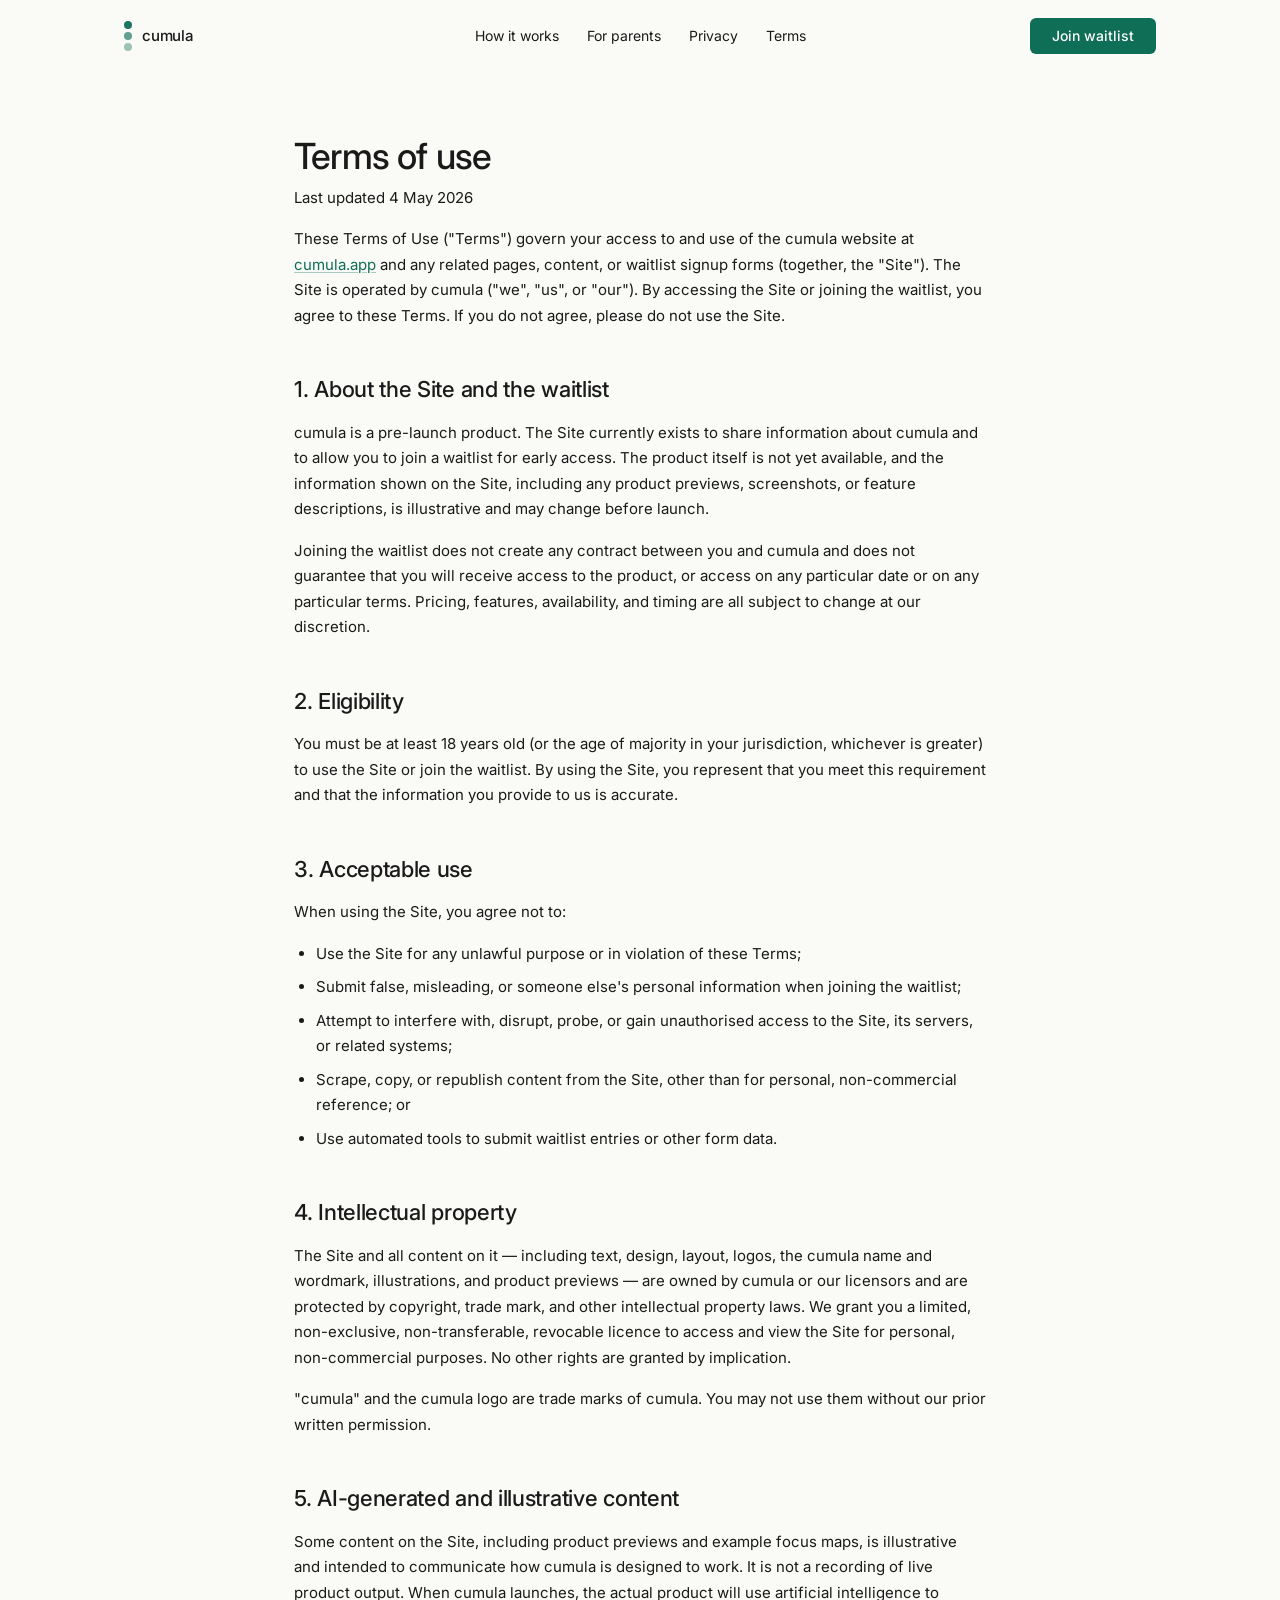
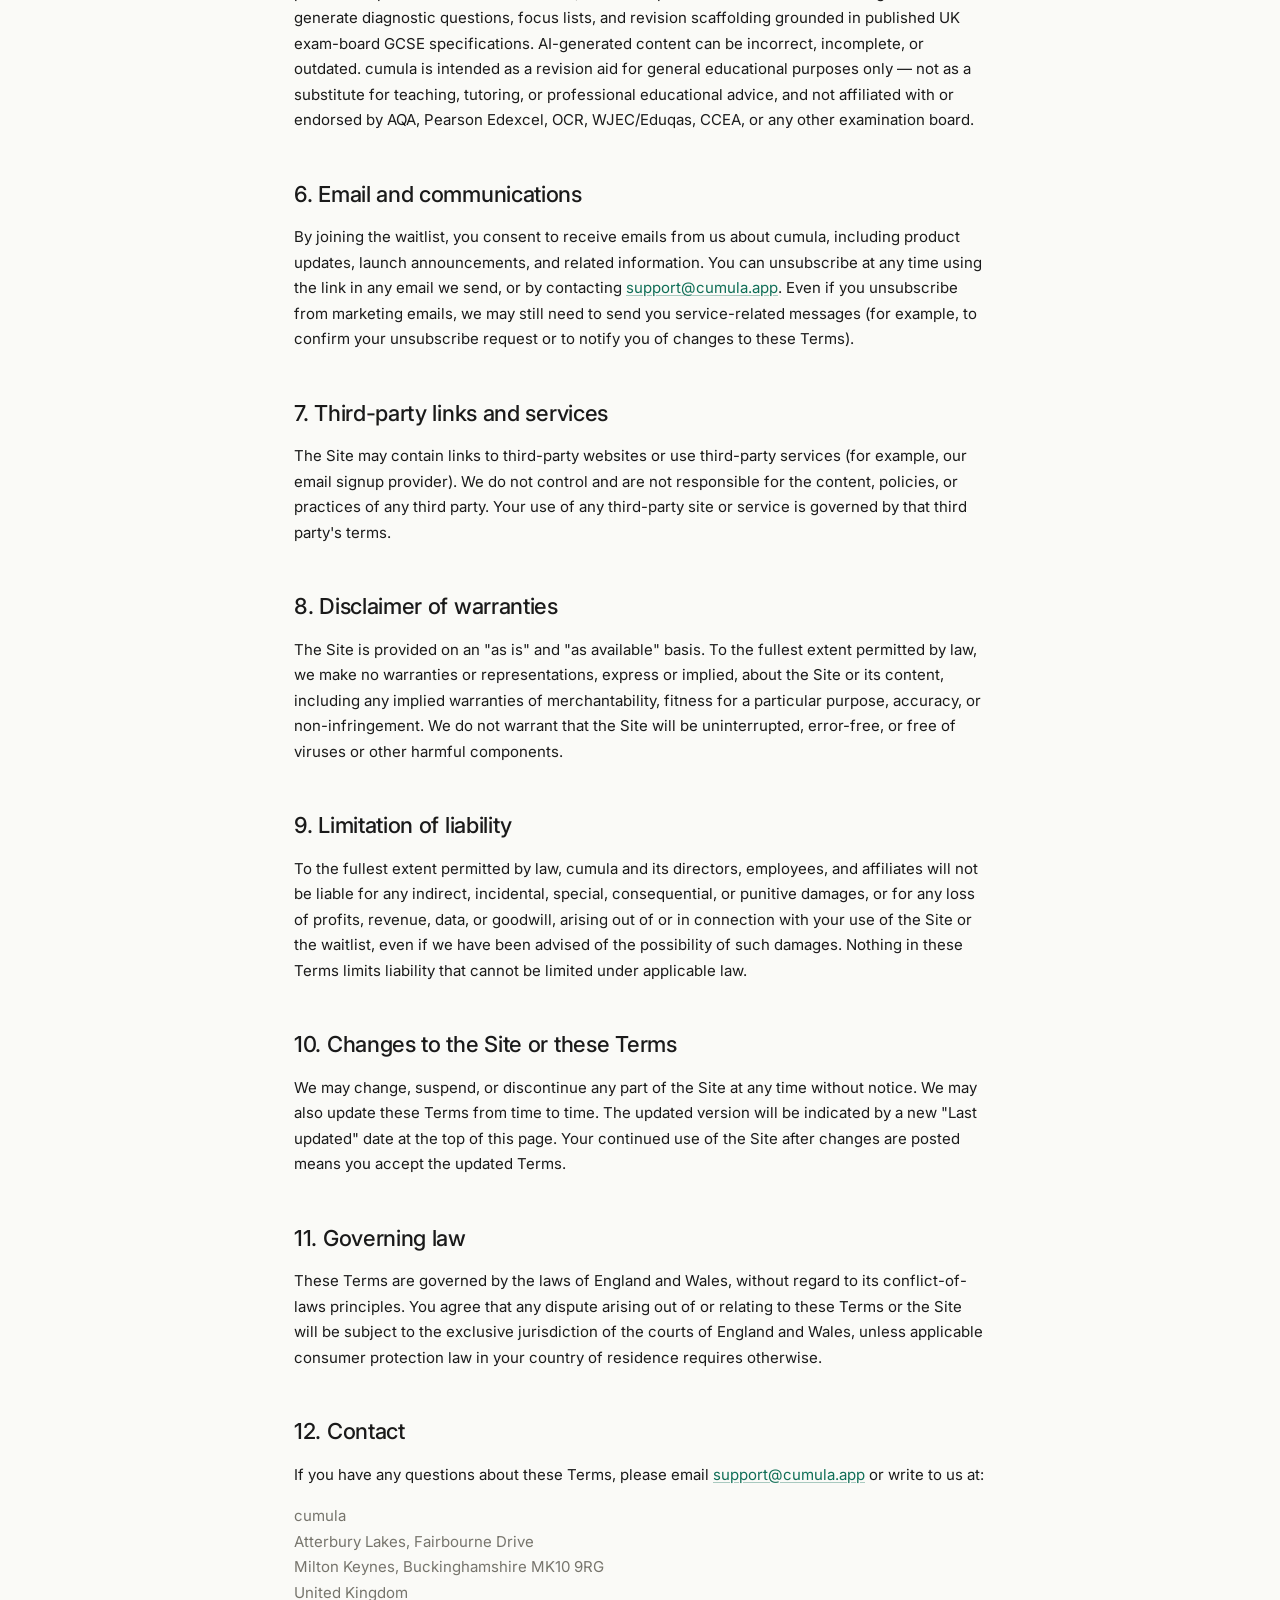
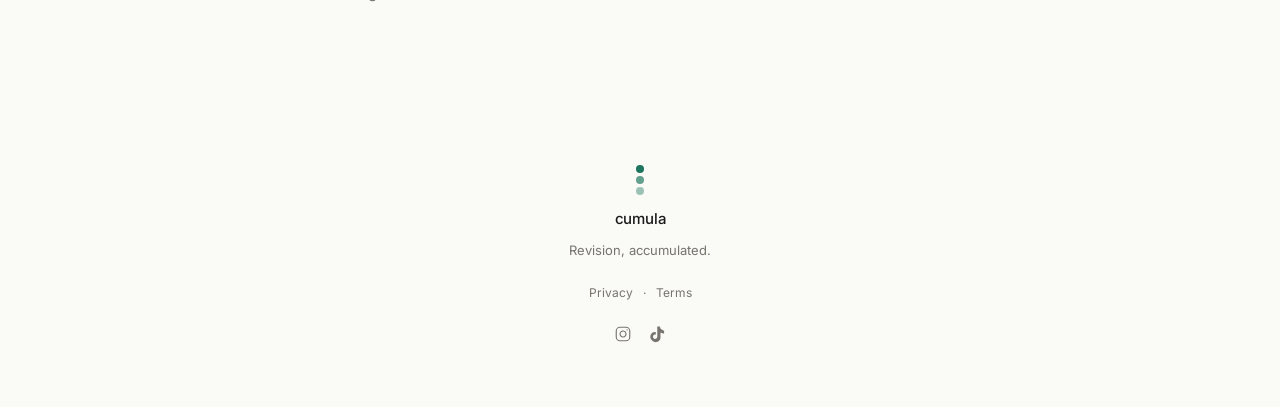
<file: terms.html>
<!doctype html>
<html lang="en">
  <head>
    <meta charset="utf-8" />
    <meta name="viewport" content="width=device-width, initial-scale=1" />
    <title>Terms of use — cumula</title>
    <meta name="description" content="The terms governing your use of the cumula website and waitlist." />
    <link rel="preconnect" href="https://fonts.googleapis.com" />
    <link rel="preconnect" href="https://fonts.gstatic.com" crossorigin />
    <link
      href="https://fonts.googleapis.com/css2?family=Inter:ital,wght@0,400;0,500;1,500&display=swap"
      rel="stylesheet"
    />
    <link rel="stylesheet" href="styles.css" />
  </head>
  <body>
    <header class="nav">
      <div class="container nav__inner">
        <a href="index.html" class="nav__brand" aria-label="cumula home">
          <span class="logo" aria-hidden="true">
            <span class="logo__dot logo__dot--1"></span>
            <span class="logo__dot logo__dot--2"></span>
            <span class="logo__dot logo__dot--3"></span>
          </span>
          <span class="nav__wordmark">cumula</span>
        </a>
        <nav class="nav__links" aria-label="Primary">
          <a href="index.html#how">How it works</a>
          <a href="index.html#parents">For parents</a>
          <a href="privacy.html">Privacy</a>
          <a href="terms.html" aria-current="page">Terms</a>
        </nav>
        <a href="index.html#waitlist" class="btn btn--primary nav__cta">Join waitlist</a>
      </div>
    </header>

    <main class="legal">
      <div class="container legal__inner">
        <h1 class="legal__title">Terms of use</h1>
        <p class="legal__meta">Last updated 4 May 2026</p>

        <p>
          These Terms of Use ("Terms") govern your access to and use of the
          cumula website at <a href="https://cumula.app">cumula.app</a> and any
          related pages, content, or waitlist signup forms (together, the
          "Site"). The Site is operated by cumula ("we", "us", or "our"). By
          accessing the Site or joining the waitlist, you agree to these Terms.
          If you do not agree, please do not use the Site.
        </p>

        <h2>1. About the Site and the waitlist</h2>
        <p>
          cumula is a pre-launch product. The Site currently exists to share
          information about cumula and to allow you to join a waitlist for
          early access. The product itself is not yet available, and the
          information shown on the Site, including any product previews,
          screenshots, or feature descriptions, is illustrative and may change
          before launch.
        </p>
        <p>
          Joining the waitlist does not create any contract between you and
          cumula and does not guarantee that you will receive access to the
          product, or access on any particular date or on any particular terms.
          Pricing, features, availability, and timing are all subject to change
          at our discretion.
        </p>

        <h2>2. Eligibility</h2>
        <p>
          You must be at least 18 years old (or the age of majority in your
          jurisdiction, whichever is greater) to use the Site or join the
          waitlist. By using the Site, you represent that you meet this
          requirement and that the information you provide to us is accurate.
        </p>

        <h2>3. Acceptable use</h2>
        <p>When using the Site, you agree not to:</p>
        <ul>
          <li>Use the Site for any unlawful purpose or in violation of these Terms;</li>
          <li>Submit false, misleading, or someone else's personal information when joining the waitlist;</li>
          <li>Attempt to interfere with, disrupt, probe, or gain unauthorised access to the Site, its servers, or related systems;</li>
          <li>Scrape, copy, or republish content from the Site, other than for personal, non-commercial reference; or</li>
          <li>Use automated tools to submit waitlist entries or other form data.</li>
        </ul>

        <h2>4. Intellectual property</h2>
        <p>
          The Site and all content on it — including text, design, layout,
          logos, the cumula name and wordmark, illustrations, and product
          previews — are owned by cumula or our licensors and are protected by
          copyright, trade mark, and other intellectual property laws. We grant
          you a limited, non-exclusive, non-transferable, revocable licence to
          access and view the Site for personal, non-commercial purposes. No
          other rights are granted by implication.
        </p>
        <p>
          "cumula" and the cumula logo are trade marks of cumula. You may not
          use them without our prior written permission.
        </p>

        <h2>5. AI-generated and illustrative content</h2>
        <p>
          Some content on the Site, including product previews and example
          focus maps, is illustrative and intended to communicate how cumula
          is designed to work. It is not a recording of live product output.
          When cumula launches, the actual product will use artificial
          intelligence to generate diagnostic questions, focus lists, and
          revision scaffolding grounded in published UK exam-board GCSE
          specifications. AI-generated content can be incorrect, incomplete,
          or outdated. cumula is intended as a revision aid for general
          educational purposes only — not as a substitute for teaching,
          tutoring, or professional educational advice, and not affiliated
          with or endorsed by AQA, Pearson Edexcel, OCR, WJEC/Eduqas, CCEA,
          or any other examination board.
        </p>

        <h2>6. Email and communications</h2>
        <p>
          By joining the waitlist, you consent to receive emails from us about
          cumula, including product updates, launch announcements, and related
          information. You can unsubscribe at any time using the link in any
          email we send, or by contacting
          <a href="mailto:support@cumula.app">support@cumula.app</a>. Even if
          you unsubscribe from marketing emails, we may still need to send you
          service-related messages (for example, to confirm your unsubscribe
          request or to notify you of changes to these Terms).
        </p>

        <h2>7. Third-party links and services</h2>
        <p>
          The Site may contain links to third-party websites or use third-party
          services (for example, our email signup provider). We do not control
          and are not responsible for the content, policies, or practices of
          any third party. Your use of any third-party site or service is
          governed by that third party's terms.
        </p>

        <h2>8. Disclaimer of warranties</h2>
        <p>
          The Site is provided on an "as is" and "as available" basis. To the
          fullest extent permitted by law, we make no warranties or
          representations, express or implied, about the Site or its content,
          including any implied warranties of merchantability, fitness for a
          particular purpose, accuracy, or non-infringement. We do not warrant
          that the Site will be uninterrupted, error-free, or free of viruses
          or other harmful components.
        </p>

        <h2>9. Limitation of liability</h2>
        <p>
          To the fullest extent permitted by law, cumula and its directors,
          employees, and affiliates will not be liable for any indirect,
          incidental, special, consequential, or punitive damages, or for any
          loss of profits, revenue, data, or goodwill, arising out of or in
          connection with your use of the Site or the waitlist, even if we
          have been advised of the possibility of such damages. Nothing in
          these Terms limits liability that cannot be limited under applicable
          law.
        </p>

        <h2>10. Changes to the Site or these Terms</h2>
        <p>
          We may change, suspend, or discontinue any part of the Site at any
          time without notice. We may also update these Terms from time to
          time. The updated version will be indicated by a new "Last updated"
          date at the top of this page. Your continued use of the Site after
          changes are posted means you accept the updated Terms.
        </p>

        <h2>11. Governing law</h2>
        <p>
          These Terms are governed by the laws of England and Wales, without
          regard to its conflict-of-laws principles. You agree that any dispute
          arising out of or relating to these Terms or the Site will be subject
          to the exclusive jurisdiction of the courts of England and Wales,
          unless applicable consumer protection law in your country of
          residence requires otherwise.
        </p>

        <h2>12. Contact</h2>
        <p>
          If you have any questions about these Terms, please email
          <a href="mailto:support@cumula.app">support@cumula.app</a> or write
          to us at:
        </p>
        <address>
          cumula<br />
          Atterbury Lakes, Fairbourne Drive<br />
          Milton Keynes, Buckinghamshire MK10 9RG<br />
          United Kingdom
        </address>
      </div>
    </main>

    <footer class="footer">
      <div class="container footer__inner">
        <span class="logo" aria-hidden="true">
          <span class="logo__dot logo__dot--1"></span>
          <span class="logo__dot logo__dot--2"></span>
          <span class="logo__dot logo__dot--3"></span>
        </span>
        <span class="footer__wordmark">cumula</span>
        <span class="footer__tagline">Revision, accumulated.</span>
        <nav class="footer__legal" aria-label="Legal">
          <a href="privacy.html">Privacy</a>
          <span aria-hidden="true">·</span>
          <a href="terms.html">Terms</a>
        </nav>
        <nav class="footer__social" aria-label="Social">
          <a href="https://www.instagram.com/cumula.app/" target="_blank" rel="noopener noreferrer" aria-label="cumula on Instagram">
            <svg viewBox="0 0 24 24" fill="none" stroke="currentColor" stroke-width="1.5" stroke-linecap="round" stroke-linejoin="round" aria-hidden="true">
              <rect x="3" y="3" width="18" height="18" rx="5" ry="5"/>
              <path d="M16 11.37A4 4 0 1 1 12.63 8 4 4 0 0 1 16 11.37z"/>
              <line x1="17.5" y1="6.5" x2="17.51" y2="6.5"/>
            </svg>
          </a>
          <a href="https://www.tiktok.com/@cumula.app" target="_blank" rel="noopener noreferrer" aria-label="cumula on TikTok">
            <svg viewBox="0 0 24 24" fill="currentColor" aria-hidden="true">
              <path d="M19.59 6.69a4.83 4.83 0 0 1-3.77-4.25V2h-3.45v13.67a2.89 2.89 0 0 1-5.2 1.74 2.89 2.89 0 0 1 2.31-4.64 2.93 2.93 0 0 1 .88.13V9.4a6.84 6.84 0 0 0-1-.05A6.33 6.33 0 0 0 5.83 20.87a6.34 6.34 0 0 0 10.86-4.43V9.97a8.16 8.16 0 0 0 4.77 1.52V8.04a4.85 4.85 0 0 1-1.87-1.35z"/>
            </svg>
          </a>
        </nav>
      </div>
    </footer>
  </body>
</html>
</file>
<file: styles.css>
:root {
  --canvas: #fafaf7;
  --surface: #ffffff;
  --primary: #0f6e56;
  --text: #1a1a1a;
  --muted: #76746c;
  --border: rgba(0, 0, 0, 0.08);
  --border-strong: rgba(0, 0, 0, 0.15);
}

*,
*::before,
*::after {
  box-sizing: border-box;
}

html,
body {
  margin: 0;
  padding: 0;
}

body {
  background: var(--canvas);
  color: var(--text);
  font-family: 'Inter', -apple-system, BlinkMacSystemFont, 'Segoe UI', Roboto,
    sans-serif;
  font-weight: 400;
  font-size: 15px;
  line-height: 1.65;
  -webkit-font-smoothing: antialiased;
  -moz-osx-font-smoothing: grayscale;
}

.container {
  width: 100%;
  max-width: 1080px;
  margin: 0 auto;
  padding: 0 24px;
}

.visually-hidden {
  position: absolute;
  width: 1px;
  height: 1px;
  padding: 0;
  margin: -1px;
  overflow: hidden;
  clip: rect(0, 0, 0, 0);
  white-space: nowrap;
  border: 0;
}

/* Logo */
.logo {
  display: inline-flex;
  flex-direction: column;
  gap: 3px;
  width: 8px;
}

.logo__dot {
  display: block;
  width: 8px;
  height: 8px;
  border-radius: 50%;
  background: var(--primary);
}

.logo__dot--1 {
  opacity: 0.95;
}
.logo__dot--2 {
  opacity: 0.65;
}
.logo__dot--3 {
  opacity: 0.4;
}

/* Buttons */
.btn {
  display: inline-flex;
  align-items: center;
  justify-content: center;
  font-family: inherit;
  font-size: 14px;
  font-weight: 500;
  line-height: 1;
  padding: 11px 22px;
  border-radius: 6px;
  border: 0;
  cursor: pointer;
  text-decoration: none;
  transition: opacity 120ms ease, background-color 120ms ease;
}

.btn--primary {
  background: var(--primary);
  color: #ffffff;
}

.btn--primary:hover {
  opacity: 0.92;
}

.btn--primary:disabled {
  cursor: default;
  opacity: 0.7;
}

.btn--secondary {
  background: var(--surface);
  color: var(--text);
  border: 0.5px solid var(--border-strong);
}

/* Nav */
.nav {
  position: sticky;
  top: 0;
  z-index: 10;
  background: rgba(250, 250, 247, 0.85);
  backdrop-filter: saturate(150%) blur(10px);
  -webkit-backdrop-filter: saturate(150%) blur(10px);
  border-bottom: 1px solid transparent;
}

.nav__inner {
  display: grid;
  grid-template-columns: 1fr auto 1fr;
  align-items: center;
  gap: 24px;
  padding-top: 18px;
  padding-bottom: 18px;
}

.nav__brand {
  display: inline-flex;
  align-items: center;
  gap: 10px;
  text-decoration: none;
  color: var(--text);
}

.nav__wordmark {
  font-weight: 500;
  font-size: 15px;
  letter-spacing: -0.2px;
}

.nav__links {
  display: inline-flex;
  gap: 28px;
  justify-content: center;
}

.nav__links a {
  color: var(--text);
  text-decoration: none;
  font-size: 14px;
  font-weight: 400;
}

.nav__links a:hover {
  color: var(--primary);
}

.nav__cta {
  justify-self: end;
}

/* Hero */
.hero {
  padding: 96px 0 64px;
}

.hero__inner {
  text-align: center;
  display: flex;
  flex-direction: column;
  align-items: center;
}

.pill {
  display: inline-block;
  padding: 6px 12px;
  border-radius: 999px;
  border: 0.5px solid var(--border-strong);
  background: var(--surface);
  font-size: 12px;
  color: var(--muted);
  margin-bottom: 28px;
}

.hero__headline {
  font-size: 48px;
  font-weight: 500;
  letter-spacing: -1.5px;
  line-height: 1.05;
  margin: 0 0 20px;
}

.hero__headline em {
  font-style: italic;
  font-weight: inherit;
}

.hero__headline strong {
  font-weight: inherit;
  text-decoration: underline;
  text-decoration-color: var(--primary);
  text-decoration-thickness: 2px;
  text-underline-offset: 6px;
}

.hero__subhead {
  font-size: 17px;
  line-height: 1.55;
  color: var(--muted);
  max-width: 560px;
  margin: 0 0 18px;
}

.hero__chips {
  font-size: 13px;
  letter-spacing: 0.02em;
  color: var(--muted);
  margin: 0 0 32px;
  max-width: 560px;
}

/* Capture form */
.capture {
  display: flex;
  gap: 8px;
  width: 100%;
  max-width: 460px;
  margin: 0 auto;
}

.capture__input {
  flex: 1;
  font-family: inherit;
  font-size: 14px;
  padding: 11px 14px;
  background: var(--surface);
  color: var(--text);
  border: 0.5px solid var(--border-strong);
  border-radius: 6px;
  outline: none;
  transition: border-color 120ms ease;
}

.capture__input:focus {
  border-color: var(--primary);
}

.capture__input:disabled {
  background: var(--canvas);
  color: var(--muted);
}

.capture .btn {
  white-space: nowrap;
}

.eo-form {
  width: 100%;
  max-width: 460px;
  margin: 0 auto;
  min-height: 88px;
}

.eo-form a {
  color: var(--primary);
}

.consent {
  display: flex;
  gap: 8px;
  align-items: flex-start;
  max-width: 460px;
  margin: 14px auto 0;
  text-align: left;
  font-size: 12px;
  color: var(--muted);
  line-height: 1.5;
}

.consent input[type='checkbox'] {
  flex-shrink: 0;
  margin: 2px 0 0;
  width: 14px;
  height: 14px;
  accent-color: var(--primary);
  cursor: pointer;
}

.consent a {
  color: var(--text);
  text-decoration: underline;
  text-decoration-color: var(--border-strong);
  text-underline-offset: 2px;
}

.consent a:hover {
  color: var(--primary);
  text-decoration-color: var(--primary);
}

.micro {
  font-size: 12px;
  color: var(--muted);
  margin-top: 8px;
}

/* Product preview */
.preview {
  padding: 48px 0 96px;
}

.preview__caption {
  max-width: 880px;
  margin: 0 auto 14px;
  font-size: 12px;
  color: var(--muted);
  text-align: center;
}

.window {
  background: var(--surface);
  border: 1px solid var(--border);
  border-radius: 10px;
  overflow: hidden;
  max-width: 880px;
  margin: 0 auto;
}

.window__chrome {
  display: flex;
  align-items: center;
  gap: 8px;
  padding: 12px 14px;
  border-bottom: 1px solid var(--border);
  background: var(--canvas);
}

.window__dot {
  width: 10px;
  height: 10px;
  border-radius: 50%;
  background: rgba(0, 0, 0, 0.08);
}

.window__url {
  margin-left: 12px;
  font-size: 12px;
  color: var(--muted);
}

.window__body {
  padding: 32px;
}

.curriculum__head {
  display: flex;
  justify-content: space-between;
  align-items: flex-end;
  gap: 24px;
  padding-bottom: 20px;
  border-bottom: 1px solid var(--border);
  margin-bottom: 20px;
}

.curriculum__eyebrow {
  font-size: 12px;
  color: var(--muted);
  margin: 0 0 4px;
}

.curriculum__title {
  font-size: 20px;
  font-weight: 500;
  letter-spacing: -0.3px;
  margin: 0;
}

.curriculum__progress {
  display: flex;
  flex-direction: column;
  align-items: flex-end;
  gap: 6px;
  min-width: 160px;
}

.curriculum__pct {
  font-size: 13px;
  color: var(--muted);
}

.curriculum__bar {
  display: block;
  width: 160px;
  height: 4px;
  background: rgba(0, 0, 0, 0.06);
  border-radius: 999px;
  overflow: hidden;
}

.curriculum__bar > span {
  display: block;
  height: 100%;
  background: var(--primary);
}

.modules {
  list-style: none;
  margin: 0;
  padding: 0;
  display: flex;
  flex-direction: column;
  gap: 10px;
}

.module {
  display: grid;
  grid-template-columns: 32px 1fr auto;
  align-items: center;
  gap: 16px;
  padding: 16px 18px;
  border: 1px solid var(--border);
  border-radius: 8px;
  background: var(--surface);
}

.module__index {
  font-size: 12px;
  color: var(--muted);
  font-variant-numeric: tabular-nums;
}

.module__title {
  margin: 0;
  font-size: 14px;
  font-weight: 500;
}

.module__meta {
  margin: 2px 0 0;
  font-size: 12px;
  color: var(--muted);
}

.module__status {
  font-size: 14px;
  color: var(--muted);
  width: 20px;
  text-align: center;
}

.module--complete .module__status {
  color: var(--primary);
}

.module--active {
  border-color: rgba(15, 110, 86, 0.35);
}

.module--active .module__status {
  color: var(--primary);
}

.module--locked {
  opacity: 0.55;
}

/* How it works */
.how {
  padding: 64px 0;
}

.steps {
  display: grid;
  grid-template-columns: repeat(3, 1fr);
  gap: 40px;
}

.step__index {
  font-size: 12px;
  color: var(--muted);
  margin: 0 0 12px;
  font-variant-numeric: tabular-nums;
}

.step__title {
  font-size: 28px;
  font-weight: 500;
  letter-spacing: -0.5px;
  line-height: 1.15;
  margin: 0 0 12px;
}

.step__body {
  font-size: 15px;
  line-height: 1.65;
  color: var(--muted);
  margin: 0;
}

/* Differentiator */
.differentiator {
  padding: 96px 0;
}

.differentiator__inner {
  max-width: 540px;
  text-align: center;
  display: flex;
  flex-direction: column;
  align-items: center;
}

.eyebrow {
  font-size: 11px;
  font-weight: 500;
  letter-spacing: 1.5px;
  text-transform: uppercase;
  color: var(--muted);
  margin: 0 0 20px;
}

.differentiator__lead {
  font-size: 22px;
  font-weight: 500;
  letter-spacing: -0.4px;
  line-height: 1.35;
  margin: 0 0 18px;
}

.differentiator__body {
  font-size: 15px;
  line-height: 1.7;
  color: var(--muted);
  margin: 0;
}

/* Footer CTA */
.footer-cta {
  padding: 96px 0;
  background: var(--canvas);
  border-top: 1px solid var(--border);
}

.footer-cta__inner {
  text-align: center;
  display: flex;
  flex-direction: column;
  align-items: center;
}

.footer-cta__headline {
  font-size: 36px;
  font-weight: 500;
  letter-spacing: -1px;
  line-height: 1.1;
  margin: 0 0 16px;
}

.footer-cta__subhead {
  font-size: 16px;
  color: var(--muted);
  max-width: 480px;
  margin: 0 0 32px;
}

/* Footer */
.footer {
  padding: 48px 0 64px;
  background: var(--canvas);
}

.footer__inner {
  display: flex;
  flex-direction: column;
  align-items: center;
  gap: 8px;
}

.footer__wordmark {
  font-weight: 500;
  font-size: 15px;
  letter-spacing: -0.2px;
  margin-top: 4px;
}

.footer__tagline {
  font-size: 13px;
  color: var(--muted);
}

.footer__legal {
  display: inline-flex;
  align-items: center;
  gap: 10px;
  margin-top: 14px;
  font-size: 12px;
  color: var(--muted);
}

.footer__legal a {
  color: var(--muted);
  text-decoration: none;
}

.footer__legal a:hover {
  color: var(--primary);
}

.footer__social {
  display: inline-flex;
  align-items: center;
  gap: 16px;
  margin-top: 14px;
  color: var(--muted);
}

.footer__social a {
  display: inline-flex;
  color: var(--muted);
  transition: color 120ms ease;
}

.footer__social a:hover {
  color: var(--primary);
}

.footer__social svg {
  display: block;
  width: 18px;
  height: 18px;
}

/* Legal pages (privacy policy, terms) */
.legal {
  padding: 64px 0 96px;
}

.legal__inner {
  max-width: 740px;
}

.legal__title {
  font-size: 36px;
  font-weight: 500;
  letter-spacing: -0.8px;
  line-height: 1.1;
  margin: 0 0 8px;
}

.legal__meta {
  font-size: 13px;
  color: var(--muted);
  margin: 0 0 40px;
}

.legal h2 {
  font-size: 22px;
  font-weight: 500;
  letter-spacing: -0.3px;
  line-height: 1.25;
  margin: 48px 0 16px;
  scroll-margin-top: 80px;
}

.legal h3 {
  font-size: 17px;
  font-weight: 500;
  letter-spacing: -0.2px;
  line-height: 1.3;
  margin: 28px 0 12px;
  scroll-margin-top: 80px;
}

.legal p,
.legal address {
  font-size: 15px;
  line-height: 1.7;
  color: var(--text);
  margin: 0 0 16px;
}

.legal address {
  font-style: normal;
  color: var(--muted);
}

.legal ul,
.legal ol {
  font-size: 15px;
  line-height: 1.7;
  color: var(--text);
  padding-left: 22px;
  margin: 0 0 16px;
}

.legal li {
  margin-bottom: 8px;
}

.legal a {
  color: var(--primary);
  text-decoration: underline;
  text-decoration-color: rgba(15, 110, 86, 0.35);
  text-underline-offset: 2px;
  word-break: break-word;
}

.legal a:hover {
  text-decoration-color: var(--primary);
}

.legal .toc {
  background: var(--surface);
  border: 1px solid var(--border);
  border-radius: 8px;
  padding: 20px 20px 20px 40px;
  margin: 16px 0 32px;
}

.legal .toc li {
  margin-bottom: 6px;
}

.legal__table {
  width: 100%;
  border-collapse: collapse;
  margin: 16px 0 24px;
  font-size: 13px;
  line-height: 1.55;
}

.legal__table th,
.legal__table td {
  border: 1px solid var(--border);
  padding: 10px 12px;
  vertical-align: top;
  text-align: left;
}

.legal__table th {
  background: var(--canvas);
  font-weight: 500;
}

.legal__table td:last-child {
  text-align: center;
  white-space: nowrap;
  color: var(--muted);
}

/* Responsive */
@media (max-width: 768px) {
  .nav__inner {
    grid-template-columns: auto auto;
  }
  .nav__links {
    display: none;
  }
  .hero {
    padding: 64px 0 48px;
  }
  .hero__headline {
    font-size: 36px;
    letter-spacing: -1px;
  }
  .hero__subhead {
    font-size: 15px;
  }
  .capture {
    flex-direction: column;
  }
  .capture .btn {
    width: 100%;
  }
  .preview {
    padding: 32px 0 64px;
  }
  .window__body {
    padding: 20px;
  }
  .curriculum__head {
    flex-direction: column;
    align-items: flex-start;
  }
  .curriculum__progress {
    align-items: flex-start;
  }
  .steps {
    grid-template-columns: 1fr;
    gap: 32px;
  }
  .step__title {
    font-size: 24px;
  }
  .differentiator,
  .footer-cta {
    padding: 64px 0;
  }
  .footer-cta__headline {
    font-size: 28px;
  }
}
</file>
